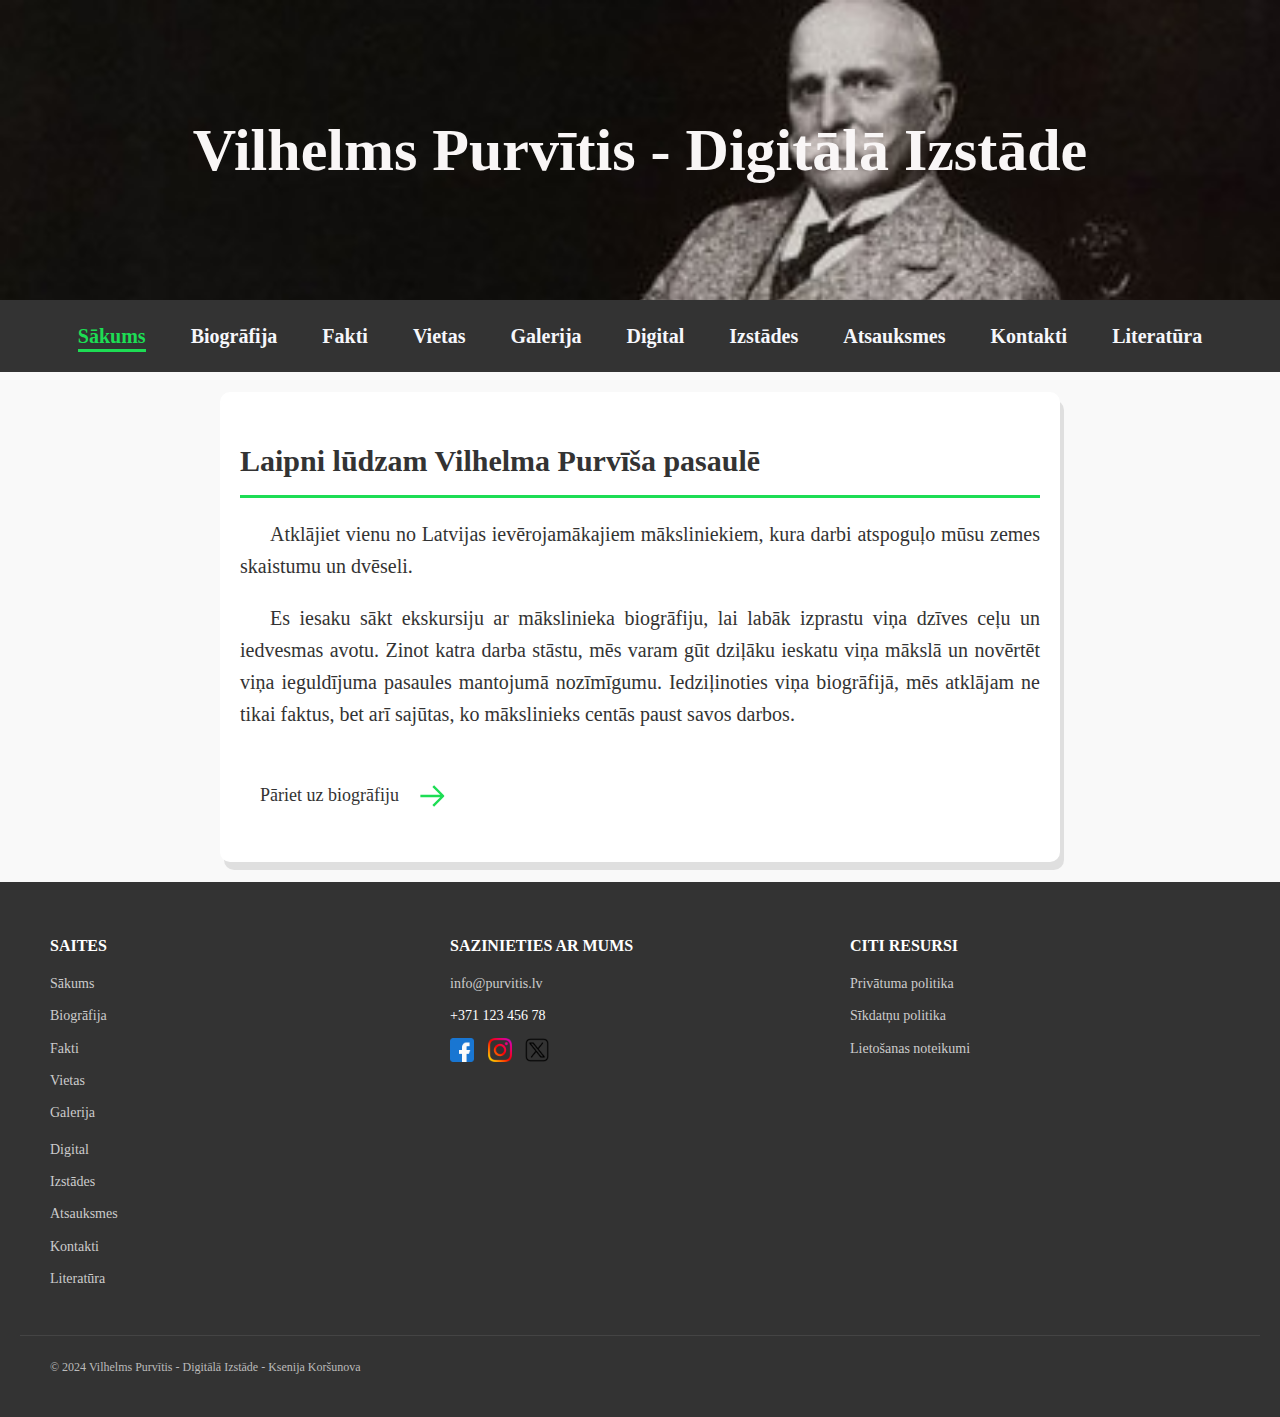
<file: index.html>
<!DOCTYPE html>
<html lang="lv">
<head>
    <meta charset="UTF-8">
    <meta name="viewport" content="width=device-width, initial-scale=1.0">
    <title>Vilhelms Purvītis - Digitālā Izstāde</title>
    <link rel="stylesheet" href="kk.css">
    <link rel="stylesheet" href="footer.css">
    <link rel="stylesheet" href="styles.scss">

    <script defer src="main.js"></script> 
    
</head>
<style>
    p {
    text-indent: 30px; 
  }
  .arrow-3 {
    color: #333;
    cursor: pointer;
    text-decoration: none;
    font-size: 18px;
    display: inline-flex;
    align-items: center; 
    justify-content: center; 
    margin: 20px;
}

.arrow-3 .arrow-3-icon {
    margin-left: 8px; /* Attālums starp tekstu un bultiņu */
    transition: transform 0.3s ease;
}

.arrow-3 .arrow-3-iconcircle {
    transition: stroke-dashoffset .3s ease;
    stroke-dasharray: 95;
    stroke-dashoffset: 95;
}

.arrow-3:hover .arrow-3-icon {
    transform: translate3d(5px, 0, 0); /* Bultiņa pārvietosies pa labi */
}

.arrow-3:hover .arrow-3-iconcircle {
    stroke-dashoffset: 0; /* Apļa animācija */
}

  
  
</style>
<body>
    <header>
        <h1>Vilhelms Purvītis - Digitālā Izstāde</h1>
    </header>
    <nav>
        <a href="index.html" class="nav-link">Sākums</a>
        <a href="bio.html" class="nav-link">Biogrāfija</a>
        <a href="fakti.html" class="nav-link">Fakti</a>
        <a href="vietas.html" class="nav-link">Vietas</a>
        <a href="Galerija.html" class="nav-link">Galerija</a>
        <a href="digital.html" class="nav-link">Digital</a>
        <a href="Izstādes.html" class="nav-link">Izstādes</a>
        <a href="Atsauksmes.html" class="nav-link">Atsauksmes</a>
        <a href="Kontakti.html" class="nav-link">Kontakti</a>
        <a href="Literatūra.html" class="nav-link">Literatūra</a>
    </nav>
    <main>
        <div class="hero">
            <h2>Laipni lūdzam Vilhelma Purvīša pasaulē</h2>
        </div>
        <p>Atklājiet vienu no Latvijas ievērojamākajiem māksliniekiem, kura darbi atspoguļo mūsu zemes skaistumu un dvēseli.</p>

        <p>Es iesaku sākt ekskursiju ar mākslinieka biogrāfiju, lai labāk izprastu viņa dzīves ceļu un iedvesmas avotu. Zinot katra darba stāstu, mēs varam gūt dziļāku ieskatu viņa mākslā un novērtēt viņa ieguldījuma pasaules mantojumā nozīmīgumu. Iedziļinoties viņa biogrāfijā, mēs atklājam ne tikai faktus, bet arī sajūtas, ko mākslinieks centās paust savos darbos.</p>
    
        <a class="arrow-3" href="bio.html">Pāriet uz biogrāfiju
            <svg class="arrow-3-icon" xmlns="http://www.w3.org/2000/svg" width="52" height="52" viewBox="0 0 32 32">
                <g fill="none" stroke="#1DDD54" stroke-width="1.5" stroke-linejoin="round" stroke-miterlimit="40">
                    <circle class="arrow-3-iconcircle" cx="16" cy="16" r="15.12"></circle>
                    <path class="arrow-3-icon--arrow" d="M16.14 9.93L22.21 16l-6.07 6.07M8.23 16h13.98"></path>
                </g>
            </svg>
        </a>
    </main>
    


   <footer>
    <div class="footer-container">
        <div class="footer-column">
            <h4>Saites</h4>
            <div class="list-container">
                <div class="footer-links-column">
                    <ul>
                        <li><a href="index.html">Sākums</a></li>
                        <li><a href="bio.html">Biogrāfija</a></li>
                        <li><a href="fakti.html">Fakti</a></li>
                        <li><a href="vietas.html">Vietas</a></li>
                        <li><a href="Galerija.html">Galerija</a></li>
                    </ul>
                </div>
                <div class="footer-links-column">
                    <ul>
                        <li><a href="digital.html">Digital</a></li>
                        <li><a href="Izstādes.html">Izstādes</a></li>
                        <li><a href="Atsauksmes.html">Atsauksmes</a></li>
                        <li><a href="Kontakti.html">Kontakti</a></li>
                        <li><a href="Literatūra.html">Literatūra</a></li>
                    </ul>
                </div>
                
            </div>
            
        </div>
        

        <div class="footer-column">
            <h4>Sazinieties ar mums</h4>
            <ul>
                <li><a href="mailto:info@purvitis.lv">info@purvitis.lv</a></li>
                <li>+371 123 456 78</li>
                <li>
                    <a href="#" aria-label="Facebook"><img src="facebook.png" alt="Facebook"></a>
                    <a href="#" aria-label="Instagram"><img src="instagram.png" alt="Instagram"></a>
                    <a href="#" aria-label="Twitter"><img src="twitter.png" alt="Twitter"></a>
                </li>
            </ul>
        </div>

        <div class="footer-column">
            <h4>Citi resursi</h4>
            <ul>
                <li><a href="#">Privātuma politika</a></li>
                <li><a href="#">Sīkdatņu politika</a></li>
                <li><a href="#">Lietošanas noteikumi</a></li>
            </ul>
        </div>
    </div>

    <div class="footer-bottom">
        <p>&copy; 2024 Vilhelms Purvītis - Digitālā Izstāde - Ksenija Koršunova</p>
    </div>
   </footer>

   <script>
        // Saņemt pašreizējo URL
        const currentLocation = window.location.pathname;

        // Iegūt visas navigācijas saites
        const links = document.querySelectorAll('nav a');

        // Meklējiet visas saites un pievienojiet klasi “aktīvs” vienai no tām, kas atbilst pašreizējam URL adresam.
        links.forEach(link => {
            if (link.href.includes(currentLocation)) {
                link.classList.add('active');
            }
        });
    </script>
</body>
</html>
</file>
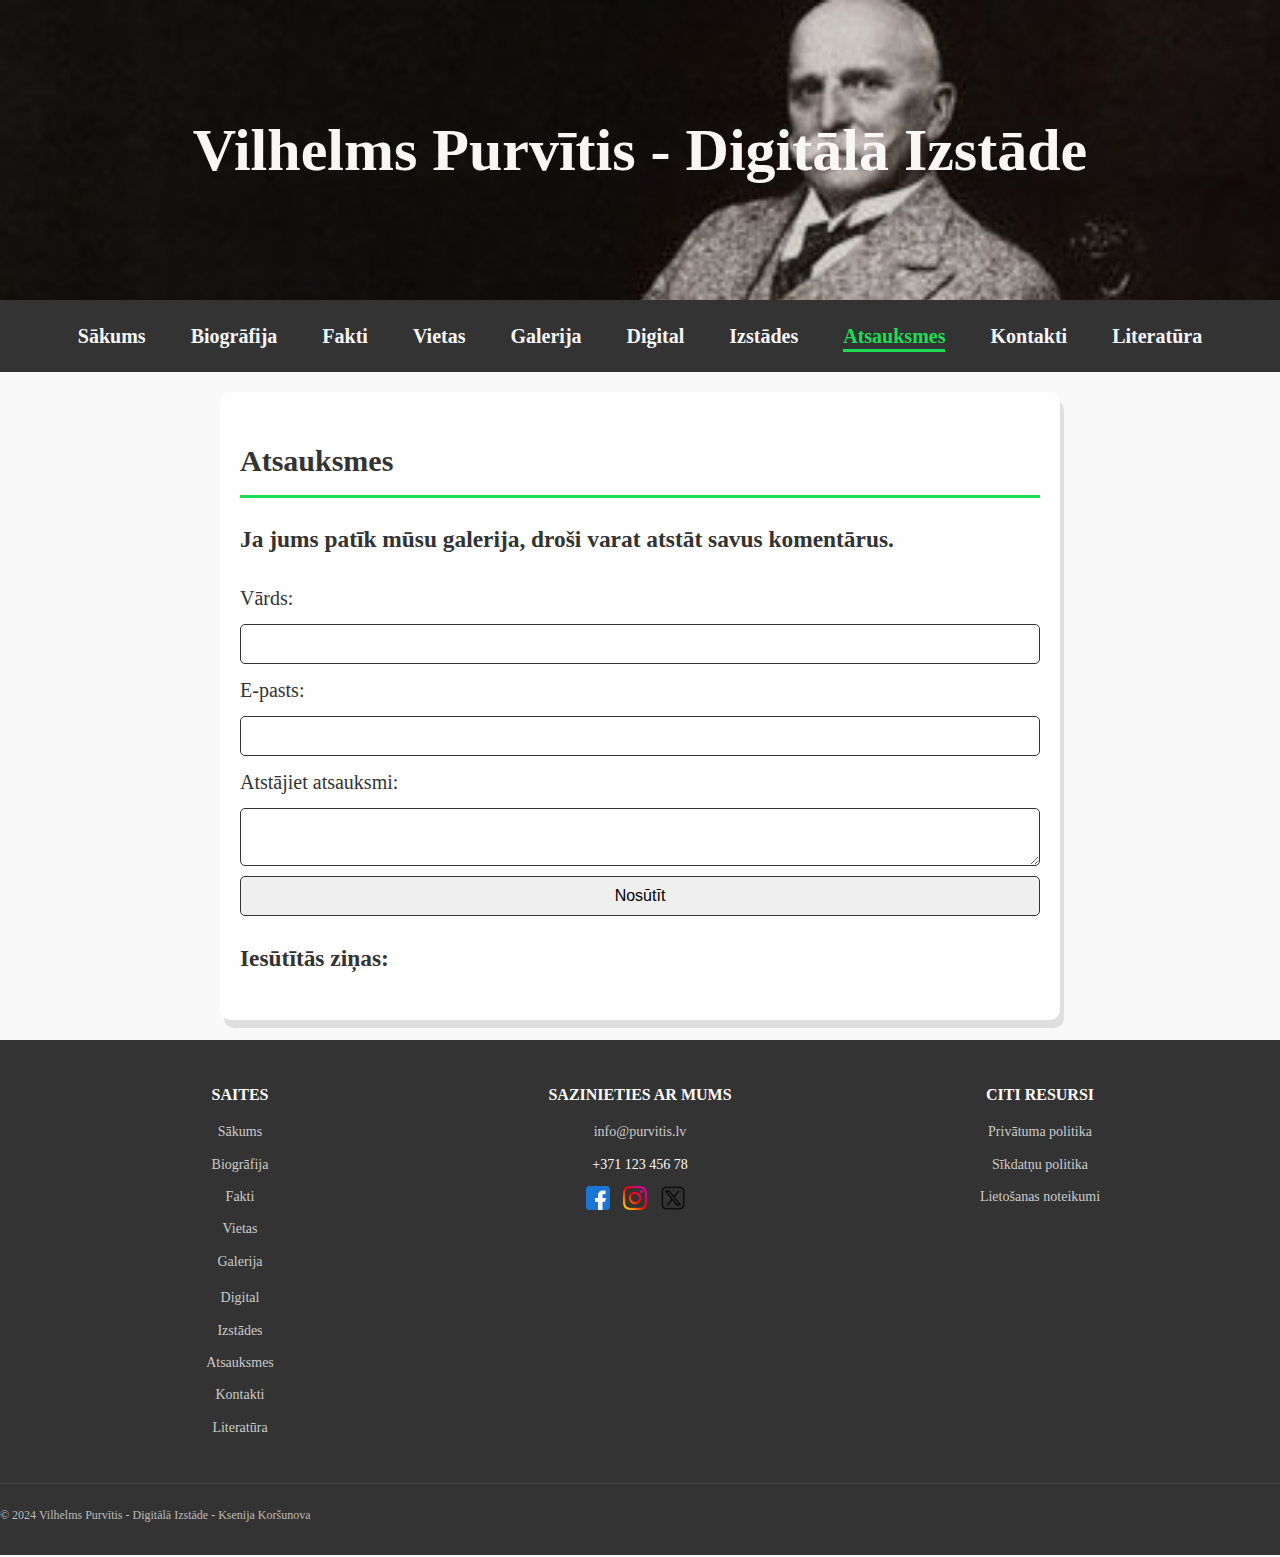
<file: Atsauksmes.html>
<!DOCTYPE html>
<html lang="lv">
<head>
    <meta charset="UTF-8">
    <meta name="viewport" content="width=device-width, initial-scale=1.0">
    <title>Vilhelms Purvītis - Digitālā Izstāde</title>
    <link rel="stylesheet" href="footer.css">
    <link rel="stylesheet" href="kk.css">
    <link rel="stylesheet" href="styles.scss">
    <script defer src="kont.js"></script> 
    <script defer src="main.js"></script> 
    
 <style>
/* Navigācijas un citu elementu stili */
nav a:hover::after {
    width: 100%; 
}

nav a.active::after {
    width: 100%; 
}

nav a.active {
    animation: slideIn 0.3s ease-out forwards;
}

@keyframes slideIn {
    0% {
        width: 0;
    }
    100% {
        width: 100%;
    }
}

nav a:hover {
    text-decoration: underline;
}

main {
    max-width: 800px;
    margin: 20px auto;
    background: #fefefe;
    padding: 20px;
    border-radius: 10px;
    box-shadow:  4px 8px #0000001a;
}

p {
    text-align: justify;
    margin-bottom: 20px;
}

.image-container {
    text-align: center;
    margin-top: 20px;
}

.image-container img {
    max-width: 100%;
    height: auto;
    border-radius: 10px;
    box-shadow: 4px 8px #0000001a;
}

footer {
    text-align: center;
    padding: 10px 0;
    background-color: #333;
    color: #fdfdfd;
    margin-top: 20px;
}

#message-history {
    list-style: none;
    padding: 0;
    margin-top: 20px;
}

#message-history li {
    background: #f9f9f9;
    margin-bottom: 10px;
    padding: 10px;
    border-radius: 5px;
    box-shadow: 0 2px 4px rgba(0, 0, 0, 0.1);
}

#message-history li span {
    font-weight: bold;
    display: block;
}

button.delete-btn {
    background-color: red;
    color: white;
    border: none;
    padding: 5px 10px;
    border-radius: 5px;
    cursor: pointer;
    margin-top: 10px; /* Pogas augšējais ievilkums */
}



/* Formas stili */
form {
    display: flex;
    flex-direction: column;
    gap: 10px;
}

form input, form textarea, form button {
    padding: 10px;
    font-size: 1rem;
    border: 1px solid #333;
    border-radius: 5px;
}
</style>

<script>
   

    // Piemērs funkcijai, lai pievienotu jaunu komentāru
    document.getElementById('contact-form').addEventListener('submit', function(e) {
        e.preventDefault();

        const name = document.getElementById('name').value;
        const email = document.getElementById('email').value;
        const message = document.getElementById('message').value;

        const li = document.createElement('li');
        li.innerHTML = `
            <span><strong>${name}</strong> (${email}):</span>
            <p>${message}</p>
            <button class="delete-btn" onclick="deleteComment(this)">Dzēst</button>
        `;
        document.getElementById('message-history').appendChild(li);

        // Notīrām formu
       // document.getElementById('contact-form').reset();
    });
</script>

</head>
<body>
    <header>
        <h1>Vilhelms Purvītis - Digitālā Izstāde</h1>
    </header>
    <nav>
        <a href="index.html">Sākums</a>
        <a href="bio.html">Biogrāfija</a>
        <a href="fakti.html">Fakti</a>
        <a href="vietas.html">Vietas</a>
        <a href="Galerija.html">Galerija</a>
        <a href="digital.html">Digital</a>
        <a href="Izstādes.html">Izstādes</a>
        <a href="Atsauksmes.html">Atsauksmes</a>
        <a href="Kontakti.html">Kontakti</a>
        <a href="Literatūra.html">Literatūra</a>
    </nav>
    <main>
        <div class="hero">
            <h2>Atsauksmes</h2>
        </div>

        <h3>Ja jums patīk mūsu galerija, droši varat atstāt savus komentārus.</h3>
        <form id="contact-form">
            <label for="name">Vārds:</label>
            <input type="text" id="name" name="name" required>
            <label for="email">E-pasts:</label>
            <input type="email" id="email" name="email" required>
            <label for="message">Atstājiet atsauksmi:</label>
            <textarea id="message" name="message" required></textarea>
            <button type="submit">Nosūtīt</button>
        </form>
        <p id="form-message"></p>
        <h3>Iesūtītās ziņas:</h3>
        <ul id="message-history"></ul>

        
    </main>

    <footer>
        <div class="footer-container">
            <div class="footer-column">
                <h4>Saites</h4>
                <div class="list-container">
                    <div class="footer-links-column">
                        <ul>
                            <li><a href="index.html">Sākums</a></li>
                            <li><a href="bio.html">Biogrāfija</a></li>
                            <li><a href="fakti.html">Fakti</a></li>
                            <li><a href="vietas.html">Vietas</a></li>
                            <li><a href="Galerija.html">Galerija</a></li>
                        </ul>
                    </div>
                    <div class="footer-links-column">
                        <ul>
                            <li><a href="digital.html">Digital</a></li>
                            <li><a href="Izstādes.html">Izstādes</a></li>
                            <li><a href="Atsauksmes.html">Atsauksmes</a></li>
                            <li><a href="Kontakti.html">Kontakti</a></li>
                            <li><a href="Literatūra.html">Literatūra</a></li>
                        </ul>
                    </div>
                </div>
            </div>
    
            <div class="footer-column">
                <h4>Sazinieties ar mums</h4>
                <ul>
                    <li><a href="mailto:info@purvitis.lv">info@purvitis.lv</a></li>
                    <li>+371 123 456 78</li>
                    <li>
                        <a href="#" aria-label="Facebook"><img src="facebook.png" alt="Facebook"></a>
                        <a href="#" aria-label="Instagram"><img src="instagram.png" alt="Instagram"></a>
                        <a href="#" aria-label="Twitter"><img src="twitter.png" alt="Twitter"></a>
                    </li>
                </ul>
            </div>
    
            <div class="footer-column">
                <h4>Citi resursi</h4>
                <ul>
                    <li><a href="#">Privātuma politika</a></li>
                    <li><a href="#">Sīkdatņu politika</a></li>
                    <li><a href="#">Lietošanas noteikumi</a></li>
                </ul>
            </div>
        </div>
    
        <div class="footer-bottom">
            <p>&copy; 2024 Vilhelms Purvītis - Digitālā Izstāde - Ksenija Koršunova</p>
        </div>
    </footer>
</body>
</html>
</file>
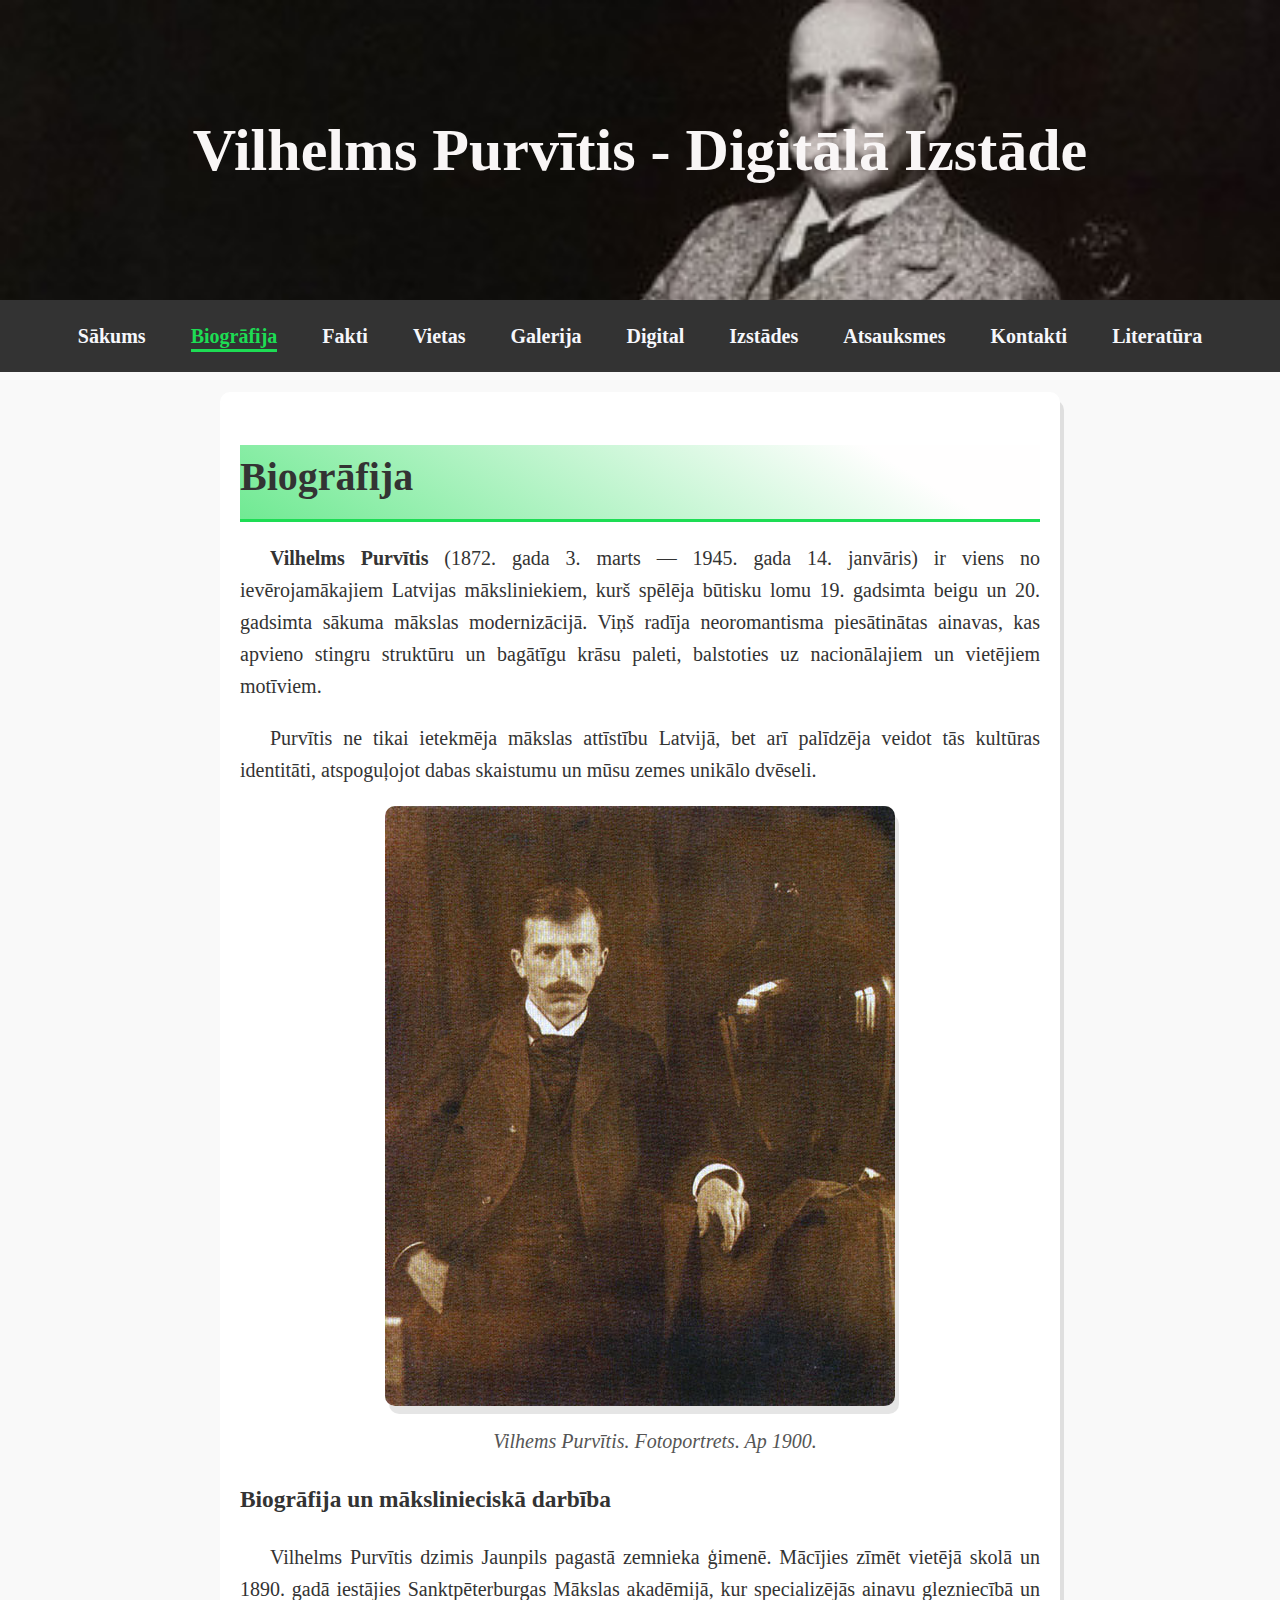
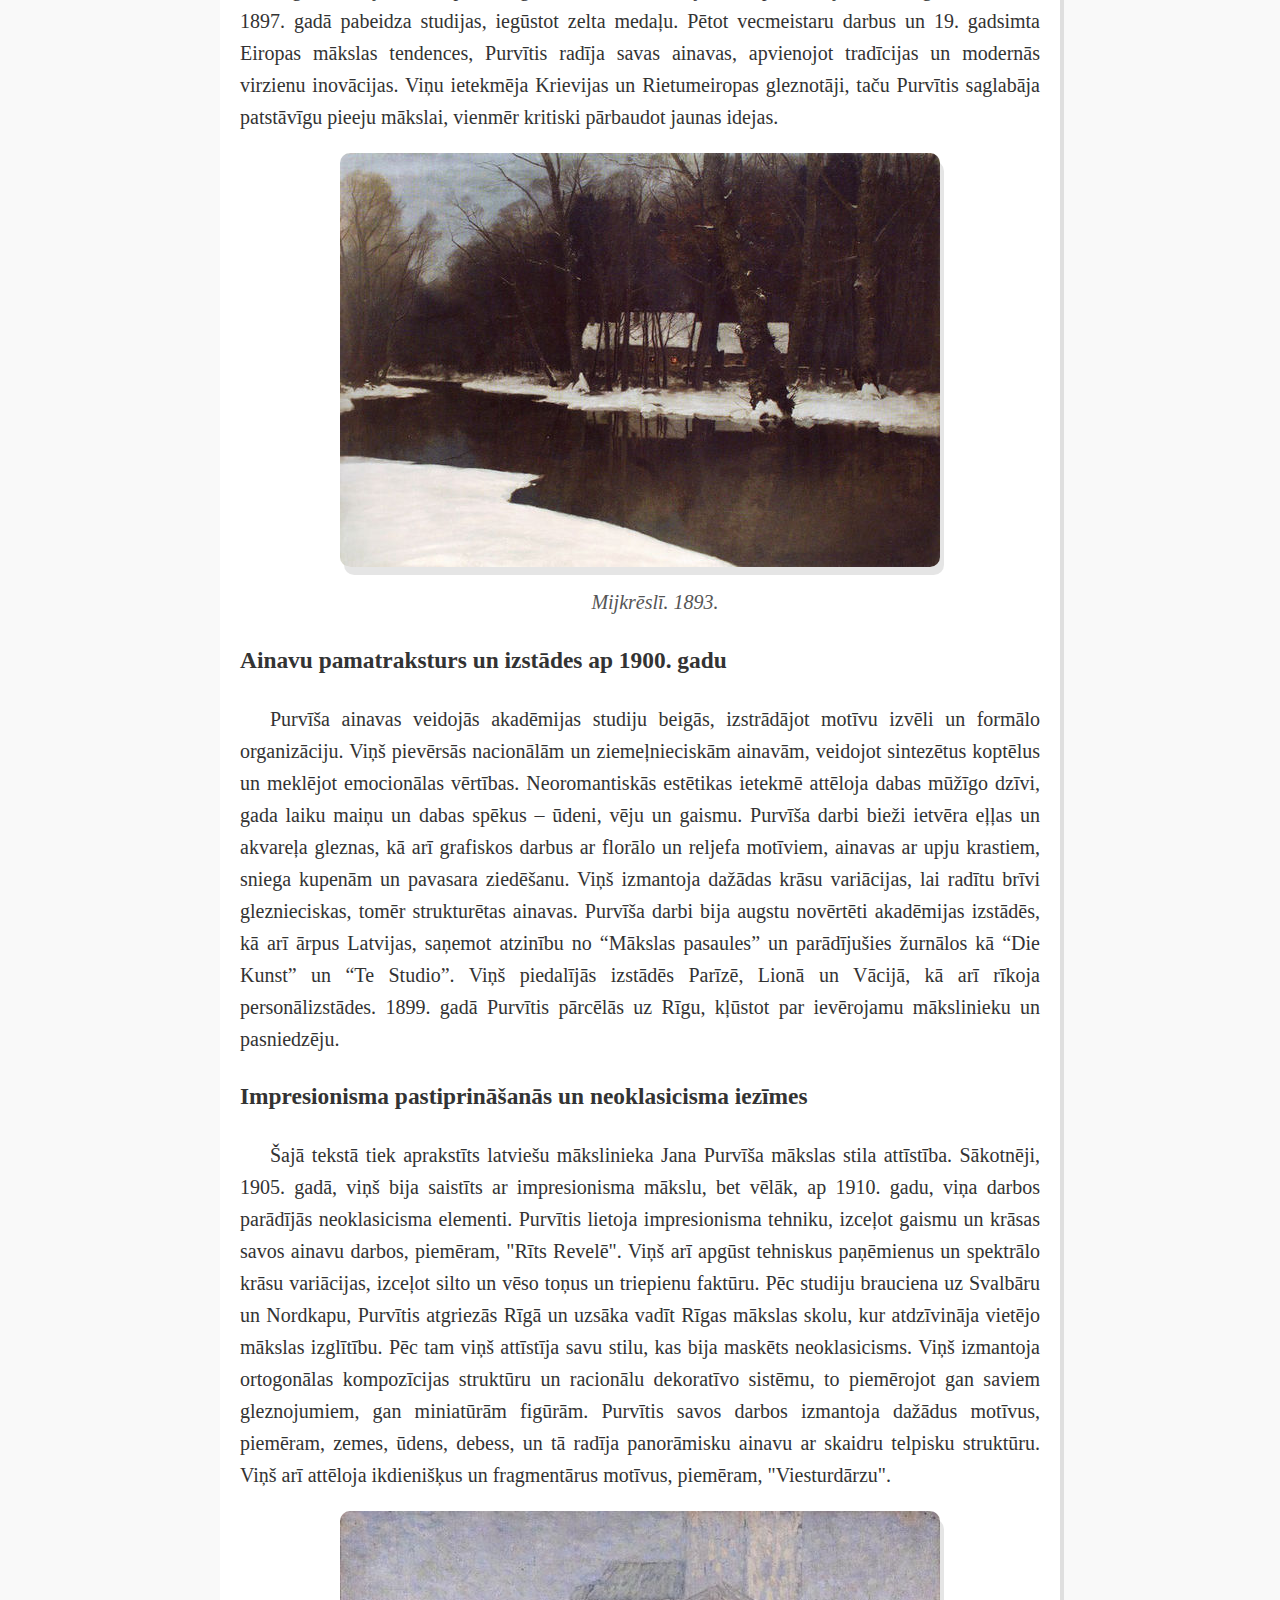
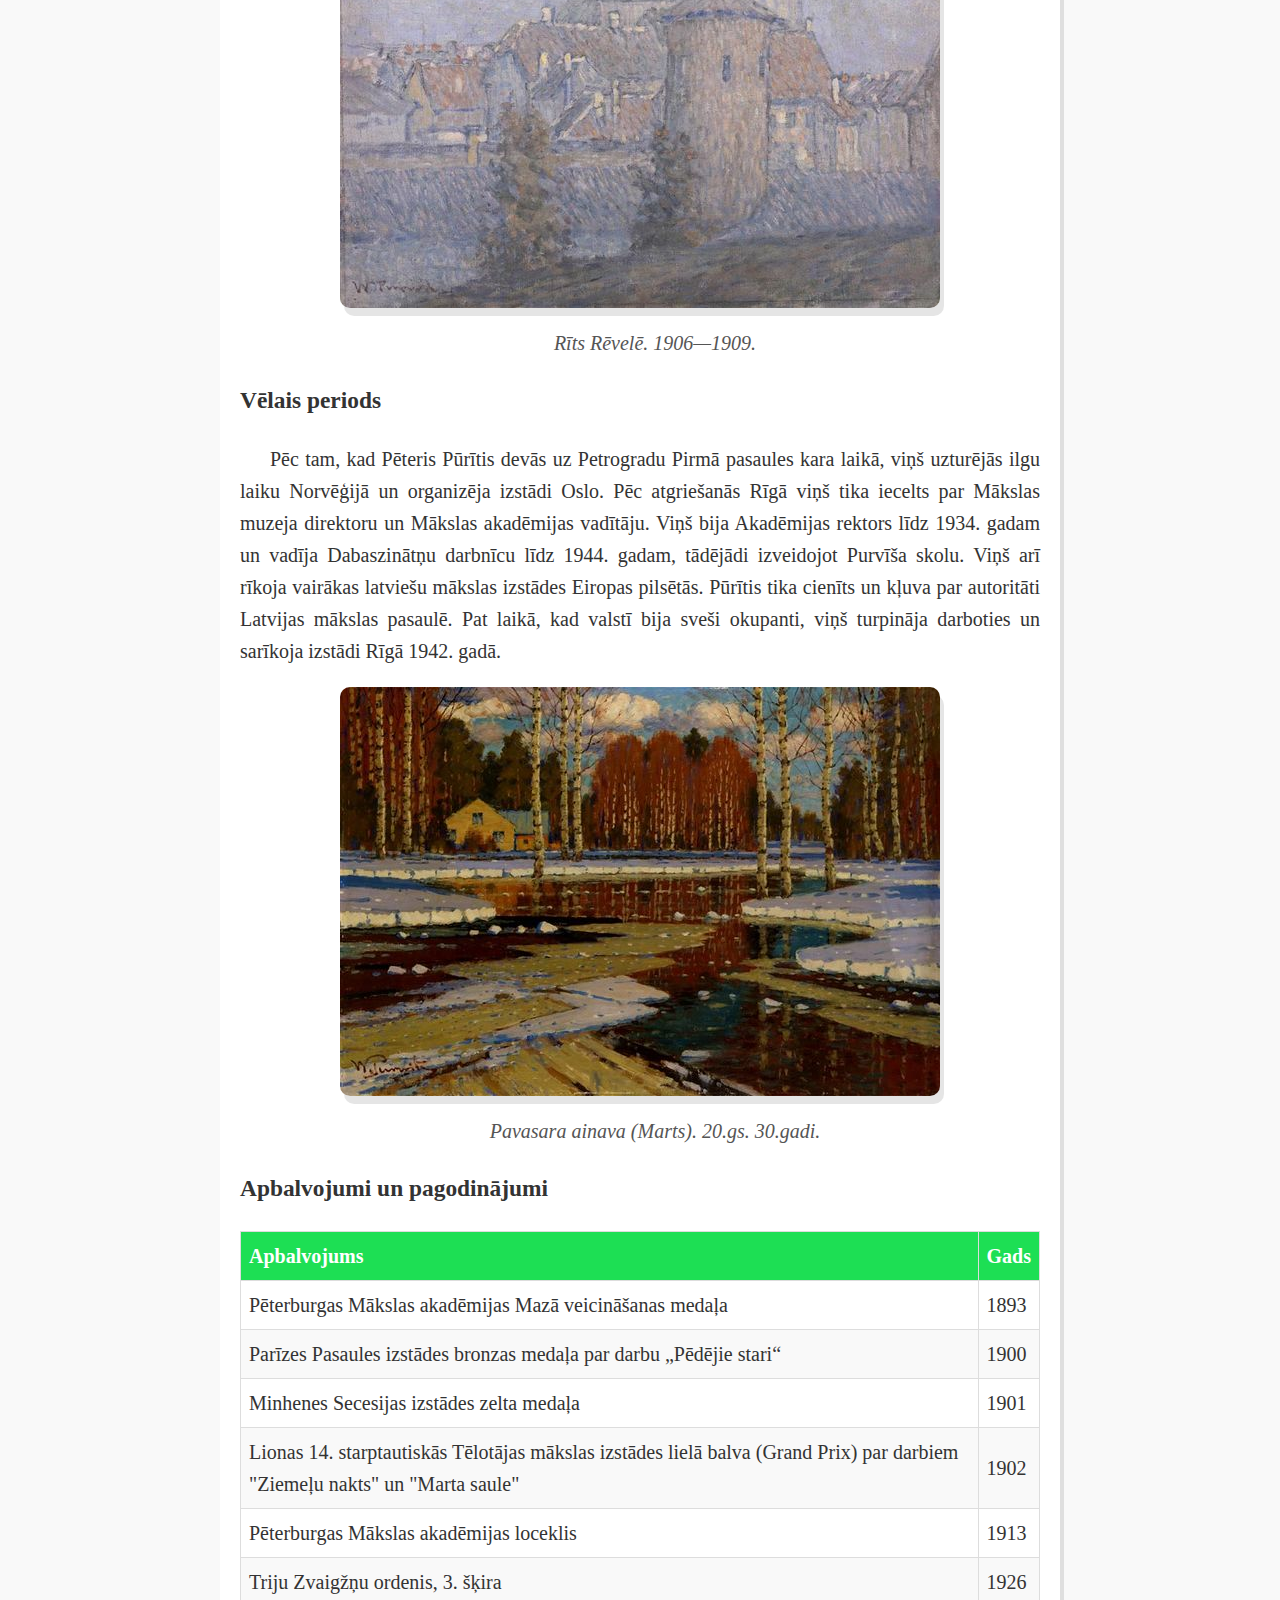
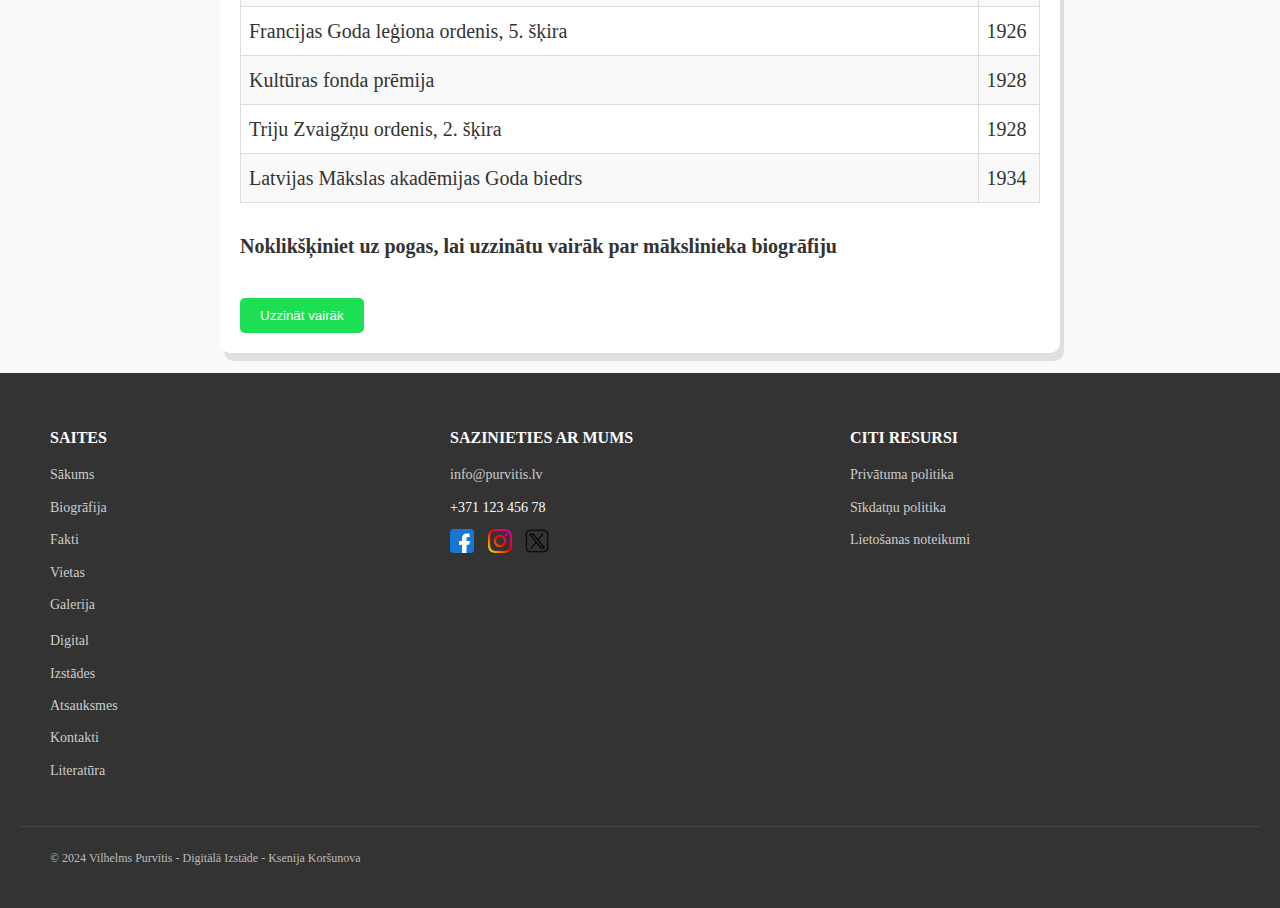
<file: bio.html>
<!DOCTYPE html>
<html lang="lv">
<head>
    <meta charset="UTF-8">
    <meta name="viewport" content="width=device-width, initial-scale=1.0">
    <title>Vilhelms Purvītis - Digitālā Izstāde</title>
    <link rel="stylesheet" href="kk.css">
    <link rel="stylesheet" href="footer.css">
    <link rel="stylesheet" href="styles.scss">
    <script defer src="main.js"></script> 
    
   
</head>
<style>
     p {
    text-indent: 30px; /* sarkanās līnijas ievilkums */
  }
 h2 {
            background: rgb(255,254,254);
            background: linear-gradient(211deg, #fffefe 19%, #1ddd549f 99%);  
            font-size: 40px;
        }
    .image-description {
    text-align: center; 
    font-style: italic; 
    color: #555; 
    margin-top: 10px; 
}
.read-more {
    margin-top: 10px;
    padding: 10px 20px;
    background-color: #1DDF54;
    color: white;
    border: none;
    border-radius: 5px;
    cursor: pointer;
    transition: background-color 0.3s;
}
.read-more:hover {
    background-color: #0d6a2b;
}

/**/

.fact-item:nth-child(odd) {
    background-color: #fefefe;
}
.fact-item:nth-child(even) {
    background-color: #1DDF54;
}

</style>
<body>
    <header>
        <h1>Vilhelms Purvītis - Digitālā Izstāde</h1>
        
    </header>
    <nav>
        <a href="index.html">Sākums</a>
        <a href="bio.html">Biogrāfija</a>
        <a href="fakti.html">Fakti</a>
        <a href="vietas.html">Vietas</a>
        <a href="Galerija.html">Galerija</a>
        <a href="digital.html">Digital</a>
        <a href="Izstādes.html">Izstādes</a>
        <a href="Atsauksmes.html">Atsauksmes</a>
        <a href="Kontakti.html">Kontakti</a>
        <a href="Literatūra.html">Literatūra</a>
    </nav>
    <main>
        <h2>Biogrāfija</h2>

        <p><strong>Vilhelms Purvītis</strong> (1872. gada 3. marts — 1945. gada 14. janvāris) ir viens no ievērojamākajiem Latvijas māksliniekiem, kurš spēlēja būtisku lomu 19. gadsimta beigu un 20. gadsimta sākuma mākslas modernizācijā. Viņš radīja neoromantisma piesātinātas ainavas, kas apvieno stingru struktūru un bagātīgu krāsu paleti, balstoties uz nacionālajiem un vietējiem motīviem.</p>
        <p>Purvītis ne tikai ietekmēja mākslas attīstību Latvijā, bet arī palīdzēja veidot tās kultūras identitāti, atspoguļojot dabas skaistumu un mūsu zemes unikālo dvēseli.</p>

        
       
        <div class="image-container">
            <img src="Purvitis_foto-2.jpg" alt="Vilhems Purvītis. Fotoportrets. Ap 1900.">
            <p class="image-description">Vilhems Purvītis. Fotoportrets. Ap 1900.</p>
        </div>


        <h3>Biogrāfija un mākslinieciskā darbība</h3>
<p>Vilhelms Purvītis dzimis Jaunpils pagastā zemnieka ģimenē. Mācījies zīmēt vietējā skolā un 1890. gadā iestājies Sanktpēterburgas Mākslas akadēmijā, kur specializējās ainavu glezniecībā un 1897. gadā pabeidza studijas, iegūstot zelta medaļu. Pētot vecmeistaru darbus un 19. gadsimta Eiropas mākslas tendences, Purvītis radīja savas ainavas, apvienojot tradīcijas un modernās virzienu inovācijas. Viņu ietekmēja Krievijas un Rietumeiropas gleznotāji, taču Purvītis saglabāja patstāvīgu pieeju mākslai, vienmēr kritiski pārbaudot jaunas idejas.</p>

<div class="image-container">
    <img src="bio2.jpg" alt="Mijkrēslī. 1893.">
    <p class="image-description">Mijkrēslī. 1893.</p>
</div>

<h3>Ainavu pamatraksturs un izstādes ap 1900. gadu</h3>
<p>Purvīša ainavas veidojās akadēmijas studiju beigās, izstrādājot motīvu izvēli un formālo organizāciju. Viņš pievērsās nacionālām un ziemeļnieciskām ainavām, veidojot sintezētus koptēlus un meklējot emocionālas vērtības. Neoromantiskās estētikas ietekmē attēloja dabas mūžīgo dzīvi, gada laiku maiņu un dabas spēkus – ūdeni, vēju un gaismu.
    Purvīša darbi bieži ietvēra eļļas un akvareļa gleznas, kā arī grafiskos darbus ar florālo un reljefa motīviem, ainavas ar upju krastiem, sniega kupenām un pavasara ziedēšanu. Viņš izmantoja dažādas krāsu variācijas, lai radītu brīvi gleznieciskas, tomēr strukturētas ainavas.
    Purvīša darbi bija augstu novērtēti akadēmijas izstādēs, kā arī ārpus Latvijas, saņemot atzinību no “Mākslas pasaules” un parādījušies žurnālos kā “Die Kunst” un “Te Studio”. Viņš piedalījās izstādēs Parīzē, Lionā un Vācijā, kā arī rīkoja personālizstādes. 1899. gadā Purvītis pārcēlās uz Rīgu, kļūstot par ievērojamu mākslinieku un pasniedzēju.</p>

    <h3> Impresionisma pastiprināšanās un neoklasicisma iezīmes </h3>
    <p> Šajā tekstā tiek aprakstīts latviešu mākslinieka Jana Purvīša mākslas stila attīstība. 
        Sākotnēji, 1905. gadā, viņš bija saistīts ar impresionisma mākslu, bet vēlāk, ap 1910. gadu, viņa darbos parādījās neoklasicisma elementi. 
        Purvītis lietoja impresionisma tehniku, izceļot gaismu un krāsas savos ainavu darbos, piemēram, "Rīts Revelē". 
        Viņš arī apgūst tehniskus paņēmienus un spektrālo krāsu variācijas, izceļot silto un vēso toņus un triepienu faktūru. 
        Pēc studiju brauciena uz Svalbāru un Nordkapu, Purvītis atgriezās Rīgā un uzsāka vadīt Rīgas mākslas skolu, kur atdzīvināja vietējo mākslas izglītību. 
        Pēc tam viņš attīstīja savu stilu, kas bija maskēts neoklasicisms. 
        Viņš izmantoja ortogonālas kompozīcijas struktūru un racionālu dekoratīvo sistēmu, to piemērojot gan saviem gleznojumiem, gan miniatūrām figūrām. Purvītis savos darbos izmantoja dažādus motīvus, piemēram, zemes, ūdens, debess, un tā radīja panorāmisku ainavu ar skaidru telpisku struktūru. 
        Viņš arī attēloja ikdienišķus un fragmentārus motīvus, piemēram, "Viesturdārzu".</p>

        <div class="image-container">
            <img src="bio3.jpg" alt="Rīts Rēvelē. 1906—1909.">
            <p class="image-description">Rīts Rēvelē. 1906—1909.</p>
        </div>

        <h3> Vēlais periods </h3>
        <p> Pēc tam, kad Pēteris Pūrītis devās uz Petrogradu Pirmā pasaules kara laikā, viņš uzturējās ilgu laiku Norvēģijā un organizēja izstādi Oslo. 
            Pēc atgriešanās Rīgā viņš tika iecelts par Mākslas muzeja direktoru un Mākslas akadēmijas vadītāju. 
            Viņš bija Akadēmijas rektors līdz 1934. gadam un vadīja Dabaszinātņu darbnīcu līdz 1944. gadam, tādējādi izveidojot Purvīša skolu. 
            Viņš arī rīkoja vairākas latviešu mākslas izstādes Eiropas pilsētās. 
            Pūrītis tika cienīts un kļuva par autoritāti Latvijas mākslas pasaulē. 
            Pat laikā, kad valstī bija sveši okupanti, viņš turpināja darboties un sarīkoja izstādi Rīgā 1942. gadā.</p>

            <div class="image-container">
                <img src="bio4.jpg" alt="Pavasara ainava (Marts). 20.gs. 30.gadi.">
                <p class="image-description">Pavasara ainava (Marts). 20.gs. 30.gadi.</p>
            </div>

            <h3>Apbalvojumi un pagodinājumi</h3>
            <table style="width: 100%; border-collapse: collapse; margin-top: 20px;">
                <thead>
                    <tr style="background-color: #1DDF54; color: white;">
                        <th style="border: 1px solid #ddd; padding: 8px; text-align: left;">Apbalvojums</th>
                        <th style="border: 1px solid #ddd; padding: 8px; text-align: left;">Gads</th>
                    </tr>
                </thead>
                <tbody>
                    <tr>
                        <td style="border: 1px solid #ddd; padding: 8px;">Pēterburgas Mākslas akadēmijas Mazā veicināšanas medaļa</td>
                        <td style="border: 1px solid #ddd; padding: 8px;">1893</td>
                    </tr>
                    <tr style="background-color: #f9f9f9;">
                        <td style="border: 1px solid #ddd; padding: 8px;">Parīzes Pasaules izstādes bronzas medaļa par darbu „Pēdējie stari“</td>
                        <td style="border: 1px solid #ddd; padding: 8px;">1900</td>
                    </tr>
                    <tr>
                        <td style="border: 1px solid #ddd; padding: 8px;">Minhenes Secesijas izstādes zelta medaļa</td>
                        <td style="border: 1px solid #ddd; padding: 8px;">1901</td>
                    </tr>
                    <tr style="background-color: #f9f9f9;">
                        <td style="border: 1px solid #ddd; padding: 8px;">Lionas 14. starptautiskās Tēlotājas mākslas izstādes lielā balva (Grand Prix) par darbiem "Ziemeļu nakts" un "Marta saule"</td>
                        <td style="border: 1px solid #ddd; padding: 8px;">1902</td>
                    </tr>
                    <tr>
                        <td style="border: 1px solid #ddd; padding: 8px;">Pēterburgas Mākslas akadēmijas loceklis</td>
                        <td style="border: 1px solid #ddd; padding: 8px;">1913</td>
                    </tr>
                    <tr style="background-color: #f9f9f9;">
                        <td style="border: 1px solid #ddd; padding: 8px;">Triju Zvaigžņu ordenis, 3. šķira</td>
                        <td style="border: 1px solid #ddd; padding: 8px;">1926</td>
                    </tr>
                    <tr>
                        <td style="border: 1px solid #ddd; padding: 8px;">Francijas Goda leģiona ordenis, 5. šķira</td>
                        <td style="border: 1px solid #ddd; padding: 8px;">1926</td>
                    </tr>
                    <tr style="background-color: #f9f9f9;">
                        <td style="border: 1px solid #ddd; padding: 8px;">Kultūras fonda prēmija</td>
                        <td style="border: 1px solid #ddd; padding: 8px;">1928</td>
                    </tr>
                    <tr>
                        <td style="border: 1px solid #ddd; padding: 8px;">Triju Zvaigžņu ordenis, 2. šķira</td>
                        <td style="border: 1px solid #ddd; padding: 8px;">1928</td>
                    </tr>
                    <tr style="background-color: #f9f9f9;">
                        <td style="border: 1px solid #ddd; padding: 8px;">Latvijas Mākslas akadēmijas Goda biedrs</td>
                        <td style="border: 1px solid #ddd; padding: 8px;">1934</td>
                    </tr>
                </tbody>
            </table>
            


            <div >
                <h4>Noklikšķiniet uz pogas, lai uzzinātu vairāk par mākslinieka biogrāfiju</h4>
                <button class="read-more" onclick="window.open('https://www.makslasvesture.lv/index.php/Vilhelms_Purvītis', '_blank')">Uzzināt vairāk</button>
            </div>


            
    </main>
    <footer>
        <div class="footer-container">
            <div class="footer-column">
                <h4>Saites</h4>
                <div class="list-container">
                    <div class="footer-links-column">
                        <ul>
                            <li><a href="index.html">Sākums</a></li>
                            <li><a href="bio.html">Biogrāfija</a></li>
                            <li><a href="fakti.html">Fakti</a></li>
                            <li><a href="vietas.html">Vietas</a></li>
                            <li><a href="Galerija.html">Galerija</a></li>
                        </ul>
                    </div>
                    <div class="footer-links-column">
                        <ul>
                            <li><a href="digital.html">Digital</a></li>
                            <li><a href="Izstādes.html">Izstādes</a></li>
                            <li><a href="Atsauksmes.html">Atsauksmes</a></li>
                            <li><a href="Kontakti.html">Kontakti</a></li>
                            <li><a href="Literatūra.html">Literatūra</a></li>
                        </ul>
                    </div>
                </div>
            </div>
    
            <div class="footer-column">
                <h4>Sazinieties ar mums</h4>
                <ul>
                    <li><a href="mailto:info@purvitis.lv">info@purvitis.lv</a></li>
                    <li>+371 123 456 78</li>
                    <li>
                        <a href="#" aria-label="Facebook"><img src="facebook.png" alt="Facebook"></a>
                        <a href="#" aria-label="Instagram"><img src="instagram.png" alt="Instagram"></a>
                        <a href="#" aria-label="Twitter"><img src="twitter.png" alt="Twitter"></a>
                    </li>
                </ul>
            </div>
    
            <div class="footer-column">
                <h4>Citi resursi</h4>
                <ul>
                    <li><a href="#">Privātuma politika</a></li>
                    <li><a href="#">Sīkdatņu politika</a></li>
                    <li><a href="#">Lietošanas noteikumi</a></li>
                </ul>
            </div>
        </div>
    
        <div class="footer-bottom">
            <p>&copy; 2024 Vilhelms Purvītis - Digitālā Izstāde - Ksenija Koršunova</p>
        </div>
    </footer>
</body>
</html>
</file>
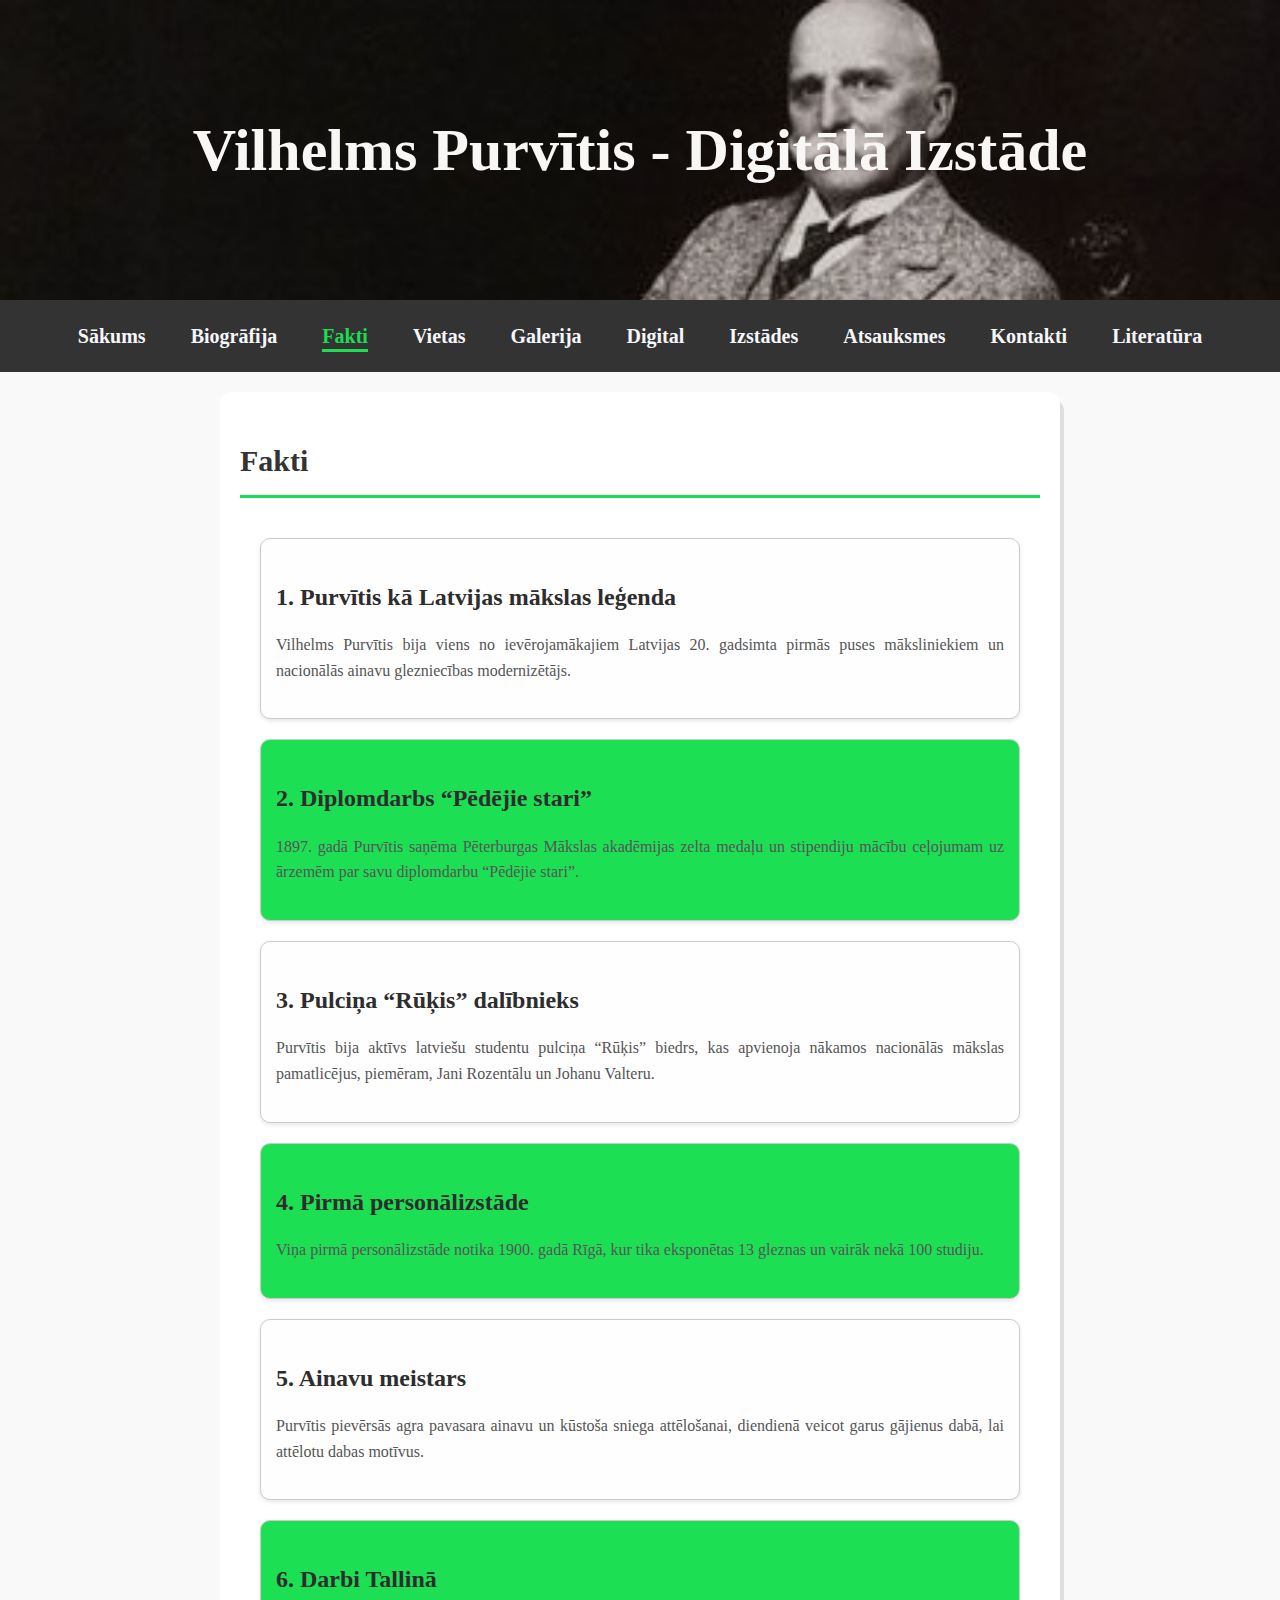
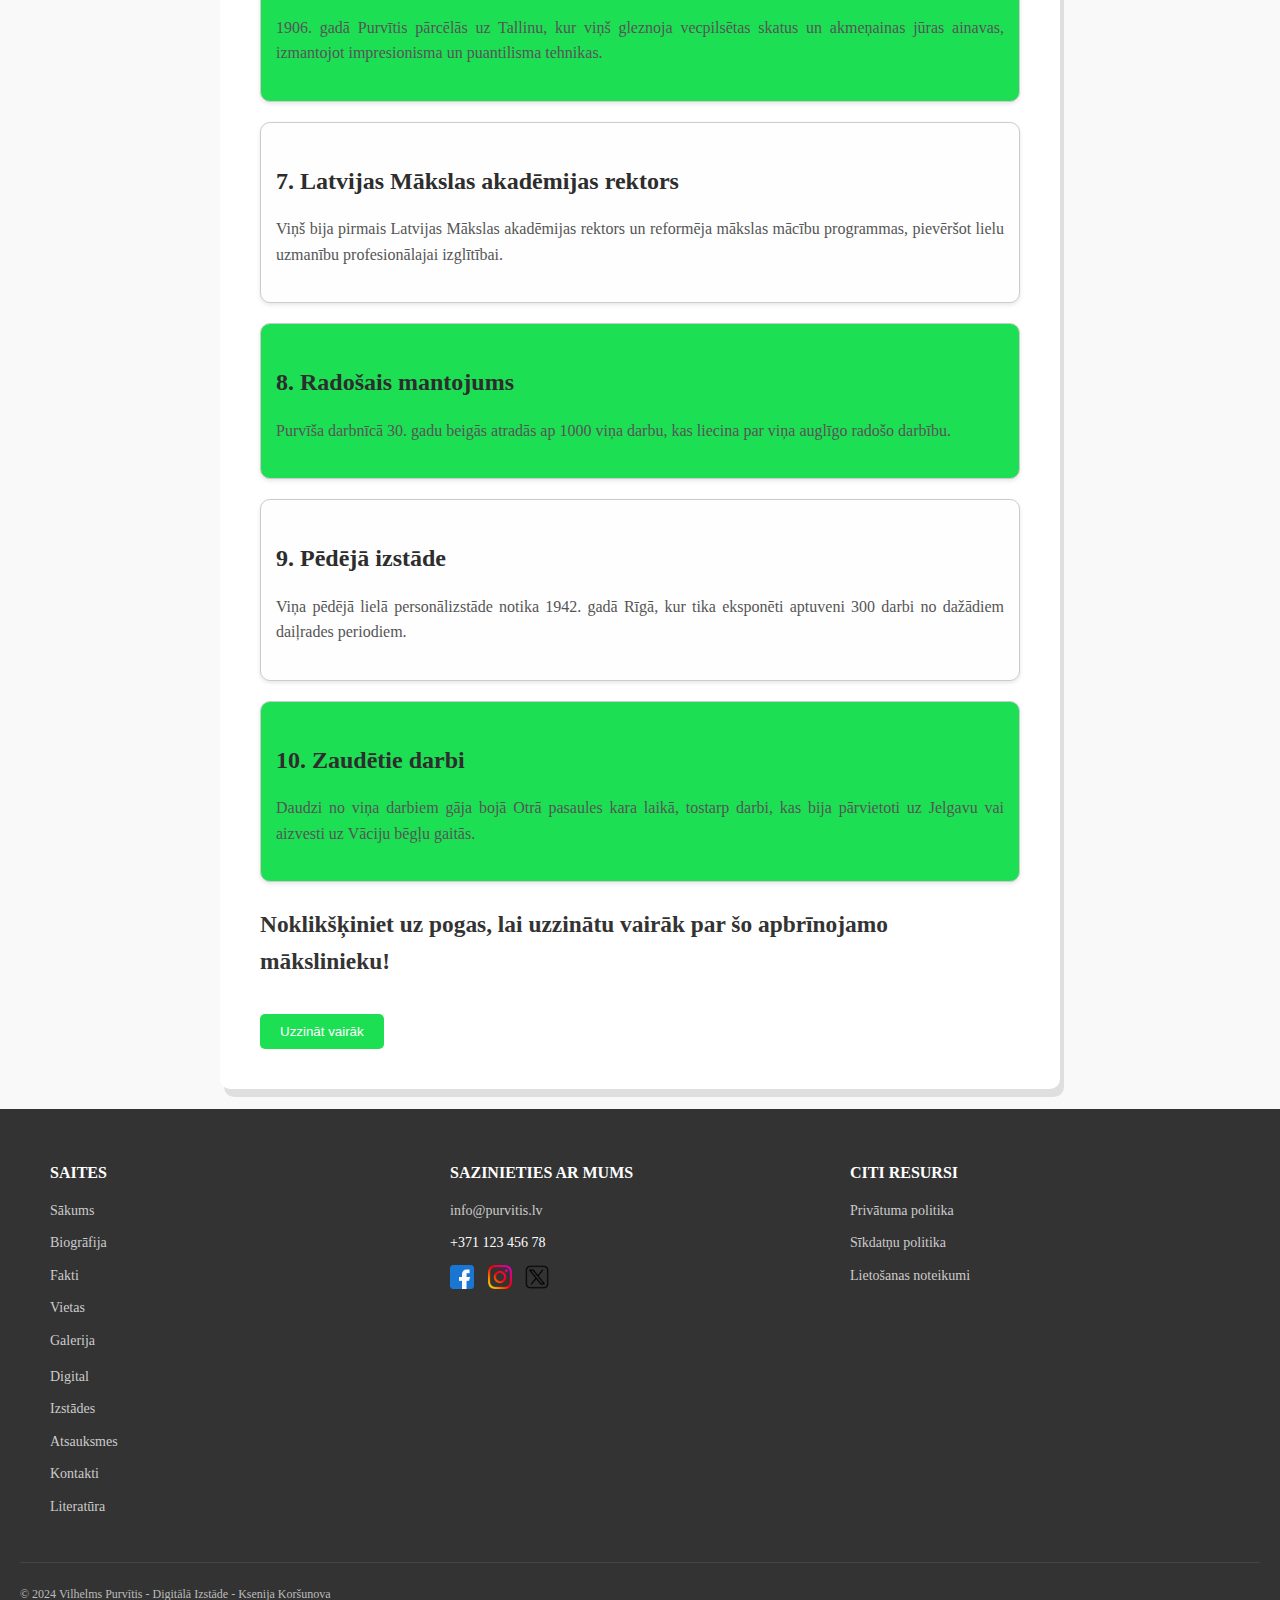
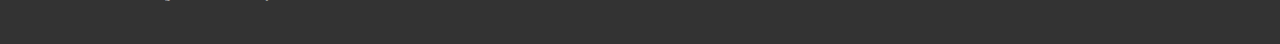
<file: fakti.html>
<!DOCTYPE html>
<html lang="lv">
<head>
    <meta charset="UTF-8">
    <meta name="viewport" content="width=device-width, initial-scale=1.0">
    <title>Vilhelms Purvītis - Digitālā Izstāde</title>
    <link rel="stylesheet" href="kk.css">
    <link rel="stylesheet" href="footer.css">
    <link rel="stylesheet" href="styles.scss">

    <script defer src="main.js"></script> 
    <style>
        .facts-container {
            padding: 20px;
            max-width: 1200px;
            margin: 0 auto;
        }
        .fact-item {
            margin-bottom: 20px;
            padding: 15px;
            border: 1px solid #ccc;
            border-radius: 10px;
            background-color: #f9f9f9;
            box-shadow: 0 2px 4px #0000001a;
        }
        .fact-item h3 {
            font-size: 24px;
            color: #2d2d2d;
            margin-bottom: 10px;
        }
        .fact-item p {
            font-size: 16px;
            line-height: 1.6;
            color: #555;
        }
        .fact-item {
    transition: transform 0.3s, box-shadow 0.3s;
}
.fact-item:hover {
    transform: translateY(-5px);
    box-shadow: 0 4px 8px #00000033;
}



.read-more {
    margin-top: 10px;
    padding: 10px 20px;
    background-color: #1DDF54;
    color: white;
    border: none;
    border-radius: 5px;
    cursor: pointer;
    transition: background-color 0.3s;
}
.read-more:hover {
    background-color: #0d6a2b;
}



.fact-item:nth-child(odd) {
    background-color: #fefefe;
}
.fact-item:nth-child(even) {
    background-color: #1DDF54;
}


    </style>
</head>
<body>
    <header>
        <h1>Vilhelms Purvītis - Digitālā Izstāde</h1>
    </header>
    <nav>
        <a href="index.html">Sākums</a>
        <a href="bio.html">Biogrāfija</a>
        <a href="fakti.html">Fakti</a>
        <a href="vietas.html">Vietas</a>
        <a href="Galerija.html">Galerija</a>
        <a href="digital.html">Digital</a>
        <a href="Izstādes.html">Izstādes</a>
        <a href="Atsauksmes.html">Atsauksmes</a>
        <a href="Kontakti.html">Kontakti</a>
        <a href="Literatūra.html">Literatūra</a>
    </nav>
    <main>
        <div class="hero">
            <h2>Fakti</h2>
        </div>
        <div class="facts-container">
            <div class="fact-item">
                <h3>1. Purvītis kā Latvijas mākslas leģenda</h3>
                <p>Vilhelms Purvītis bija viens no ievērojamākajiem Latvijas 20. gadsimta pirmās puses māksliniekiem un nacionālās ainavu glezniecības modernizētājs.</p>
            </div>
            <div class="fact-item">
                <h3>2. Diplomdarbs “Pēdējie stari”</h3>
                <p>1897. gadā Purvītis saņēma Pēterburgas Mākslas akadēmijas zelta medaļu un stipendiju mācību ceļojumam uz ārzemēm par savu diplomdarbu “Pēdējie stari”.</p>
            </div>
            <div class="fact-item">
                <h3>3. Pulciņa “Rūķis” dalībnieks</h3>
                <p>Purvītis bija aktīvs latviešu studentu pulciņa “Rūķis” biedrs, kas apvienoja nākamos nacionālās mākslas pamatlicējus, piemēram, Jani Rozentālu un Johanu Valteru.</p>
            </div>
            <div class="fact-item">
                <h3>4. Pirmā personālizstāde</h3>
                <p>Viņa pirmā personālizstāde notika 1900. gadā Rīgā, kur tika eksponētas 13 gleznas un vairāk nekā 100 studiju.</p>
            </div>
            <div class="fact-item">
                <h3>5. Ainavu meistars</h3>
                <p>Purvītis pievērsās agra pavasara ainavu un kūstoša sniega attēlošanai, diendienā veicot garus gājienus dabā, lai attēlotu dabas motīvus.</p>
            </div>
            <div class="fact-item">
                <h3>6. Darbi Tallinā</h3>
                <p>1906. gadā Purvītis pārcēlās uz Tallinu, kur viņš gleznoja vecpilsētas skatus un akmeņainas jūras ainavas, izmantojot impresionisma un puantilisma tehnikas.</p>
            </div>
            <div class="fact-item">
                <h3>7. Latvijas Mākslas akadēmijas rektors</h3>
                <p>Viņš bija pirmais Latvijas Mākslas akadēmijas rektors un reformēja mākslas mācību programmas, pievēršot lielu uzmanību profesionālajai izglītībai.</p>
            </div>
            <div class="fact-item">
                <h3>8. Radošais mantojums</h3>
                <p>Purvīša darbnīcā 30. gadu beigās atradās ap 1000 viņa darbu, kas liecina par viņa auglīgo radošo darbību.</p>
            </div>
            <div class="fact-item">
                <h3>9. Pēdējā izstāde</h3>
                <p>Viņa pēdējā lielā personālizstāde notika 1942. gadā Rīgā, kur tika eksponēti aptuveni 300 darbi no dažādiem daiļrades periodiem.</p>
            </div>
            <div class="fact-item">
                <h3>10. Zaudētie darbi</h3>
                <p>Daudzi no viņa darbiem gāja bojā Otrā pasaules kara laikā, tostarp darbi, kas bija pārvietoti uz Jelgavu vai aizvesti uz Vāciju bēgļu gaitās.</p>
            </div>
            <div >
                <h3>Noklikšķiniet uz pogas, lai uzzinātu vairāk par šo apbrīnojamo mākslinieku!</h3>
                <button class="read-more" onclick="window.open('https://arterritory.com/lv/vizuala_maksla/raksti/26156-17_fakti_par_vilhelmu_purviti/', '_blank')">Uzzināt vairāk</button>
            </div>
        </div>
 
    </main>
    
    




    <footer>
        <div class="footer-container">
            <div class="footer-column">
                <h4>Saites</h4>
                <div class="list-container">
                    <div class="footer-links-column">
                        <ul>
                            <li><a href="index.html">Sākums</a></li>
                            <li><a href="bio.html">Biogrāfija</a></li>
                            <li><a href="fakti.html">Fakti</a></li>
                            <li><a href="vietas.html">Vietas</a></li>
                            <li><a href="Galerija.html">Galerija</a></li>
                        </ul>
                    </div>
                    <div class="footer-links-column">
                        <ul>
                            <li><a href="digital.html">Digital</a></li>
                            <li><a href="Izstādes.html">Izstādes</a></li>
                            <li><a href="Atsauksmes.html">Atsauksmes</a></li>
                            <li><a href="Kontakti.html">Kontakti</a></li>
                            <li><a href="Literatūra.html">Literatūra</a></li>
                        </ul>
                    </div>
                </div>
            </div>
    
            <div class="footer-column">
                <h4>Sazinieties ar mums</h4>
                <ul>
                    <li><a href="mailto:info@purvitis.lv">info@purvitis.lv</a></li>
                    <li>+371 123 456 78</li>
                    <li>
                        <a href="#" aria-label="Facebook"><img src="facebook.png" alt="Facebook"></a>
                        <a href="#" aria-label="Instagram"><img src="instagram.png" alt="Instagram"></a>
                        <a href="#" aria-label="Twitter"><img src="twitter.png" alt="Twitter"></a>
                    </li>
                </ul>
            </div>
    
            <div class="footer-column">
                <h4>Citi resursi</h4>
                <ul>
                    <li><a href="#">Privātuma politika</a></li>
                    <li><a href="#">Sīkdatņu politika</a></li>
                    <li><a href="#">Lietošanas noteikumi</a></li>
                </ul>
            </div>
        </div>
    
        <div class="footer-bottom">
            <p>&copy; 2024 Vilhelms Purvītis - Digitālā Izstāde - Ksenija Koršunova</p>
        </div>
    </footer>
</body>
</html>
</file>
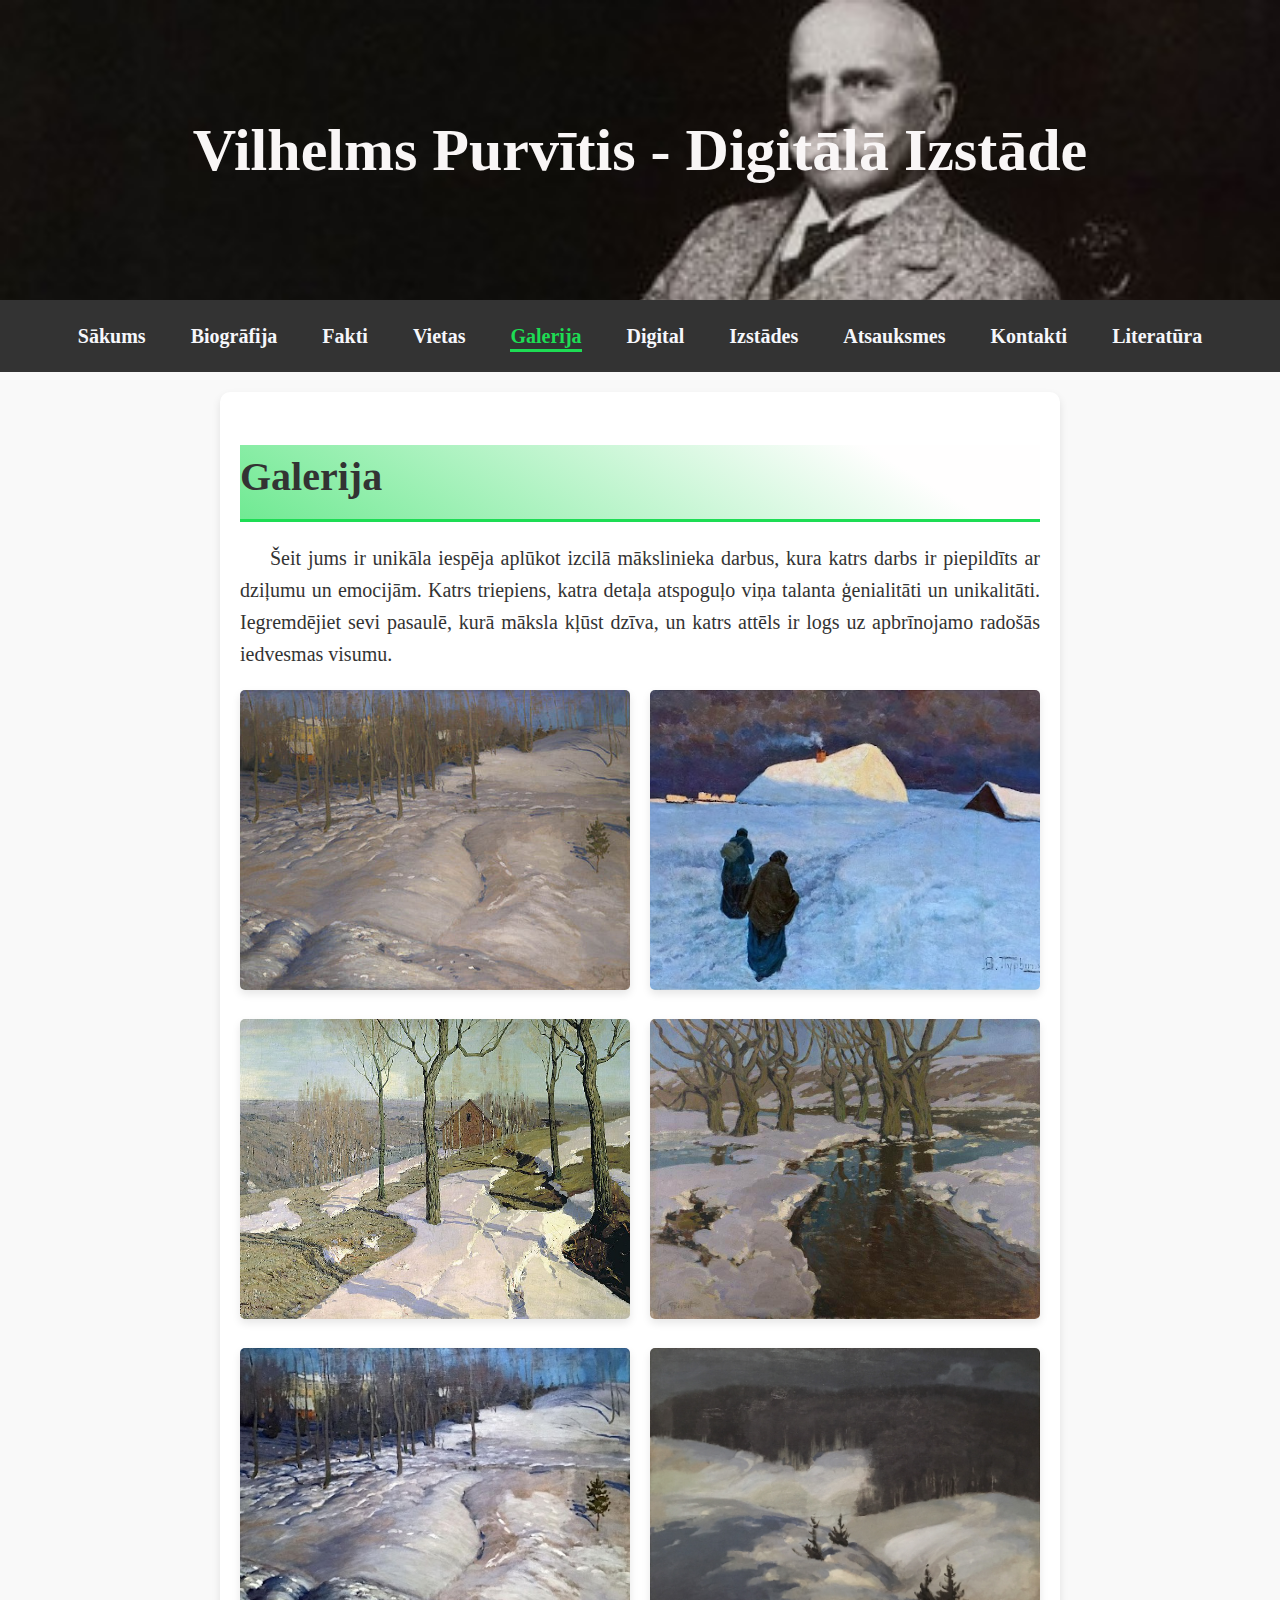
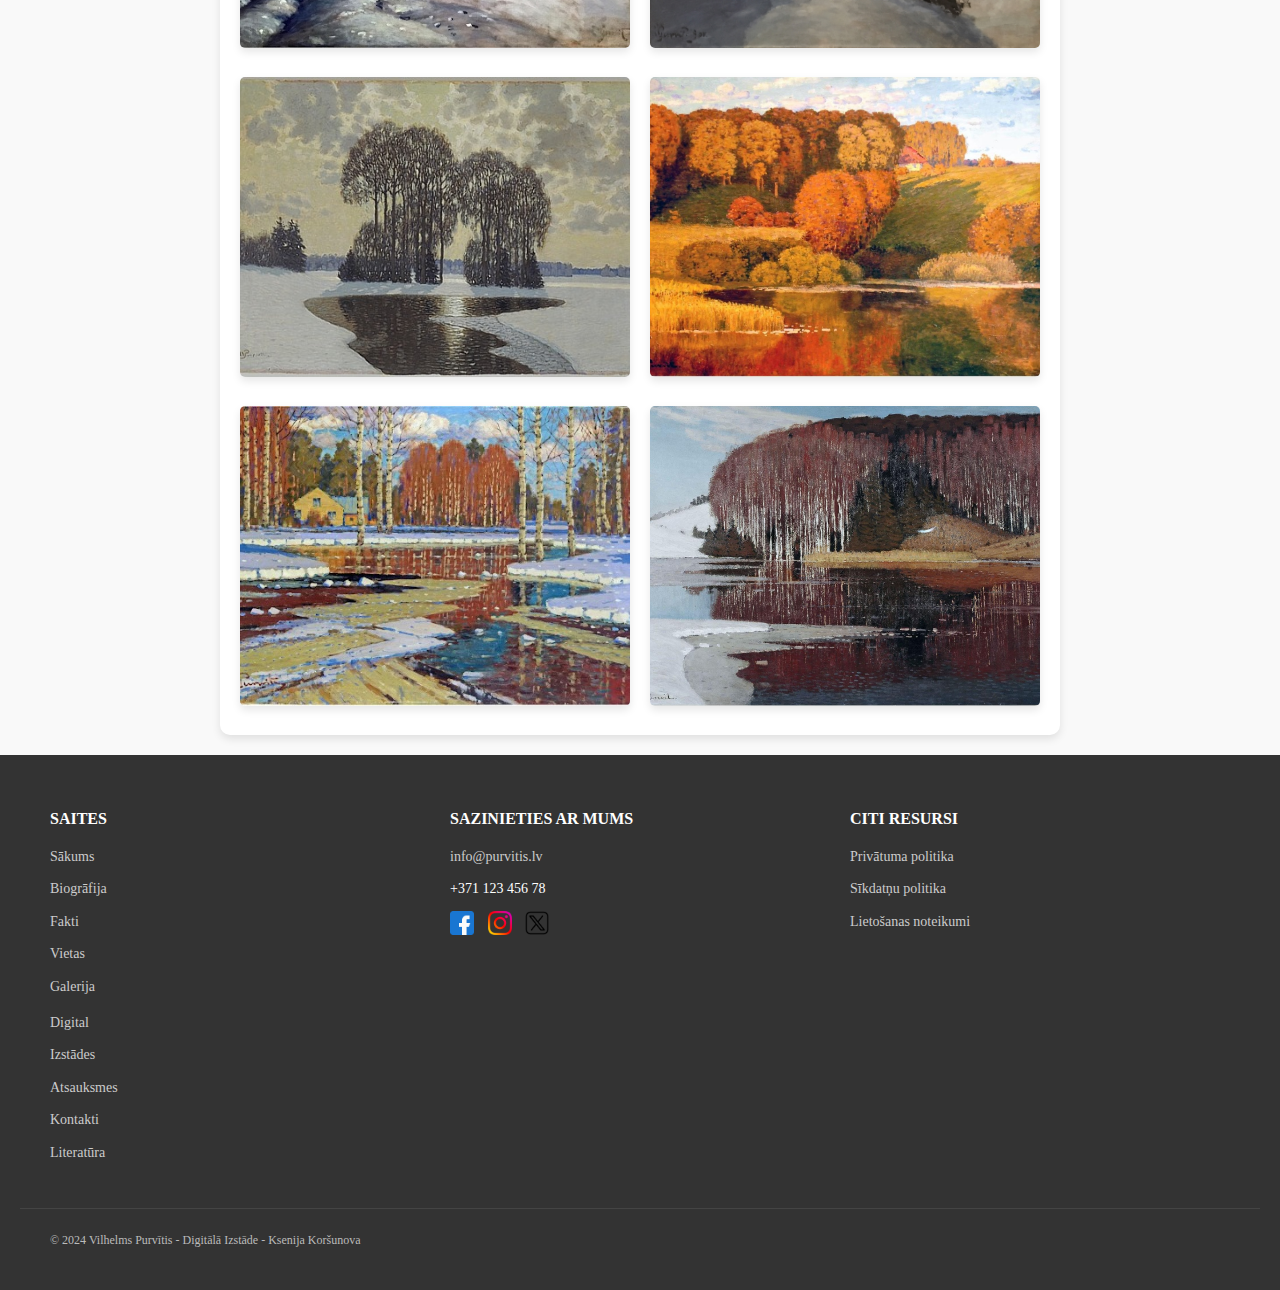
<file: Galerija.html>
<!DOCTYPE html>
<html lang="lv">
<head>
    <meta charset="UTF-8">
    <meta name="viewport" content="width=device-width, initial-scale=1.0">
    <title>Vilhelms Purvītis - Digitālā Izstāde</title>
    <link rel="stylesheet" href="kk.css">
    <link rel="stylesheet" href="footer.css">
    <link rel="stylesheet" href="styles.scss">

    <script defer src="main.js"></script> 
    <style>
     h2 {
            background: rgb(255,254,254);
            background: linear-gradient(211deg, #fffefe 19%, #1ddd549f 99%);  
            font-size: 40px;
        }
        
        main {
            max-width: 800px;
            margin: 20px auto;
            padding: 20px;
            background: white;
            border-radius: 10px;
            box-shadow: 0 4px 8px #0000001a;
        }

        h3 {
            text-align: center;
            margin-bottom: 20px;
        }

        .gallery {
            display: flex;
            gap: 20px;
            justify-content: center;
            flex-wrap: wrap;
        }

        .gallery-item {
            position: relative;
            text-align: center;
            flex: 1 1 calc(50% - 20px);
        }

        .gallery-item img {
            width: 100%;
            height: 300px; 
            object-fit: cover; /* Lai attēls aizpildītu norādīto zonu */
            border-radius: 5px;
            transition: transform 0.3s ease, filter 0.3s ease;
            box-shadow: 0 4px 8px #0000001a;
        }

        .gallery-item:hover img {
            transform: scale(1.1); /* Attēlu palielināšana */
       
        }

        .gallery-item p {
            position: absolute;
            bottom: 10px;
            left: 50%;
            transform: translateX(-50%);
            background-color: #000000b3;
            color: white;
            padding: 5px 10px;
            border-radius: 5px;
            opacity: 0;
            transition: opacity 0.3s ease;
            font-size: 14px;
        }

        .gallery-item:hover p {
            opacity: 1; /*Rādīt virsrakstu pēc novietošanas kursorā */
        }
        
        p {
    text-indent: 30px; 
  }
    </style>
</head>
<body>
    <header>
        <h1>Vilhelms Purvītis - Digitālā Izstāde</h1>
        
    </header>
    <nav>
        <a href="index.html">Sākums</a>
        <a href="bio.html">Biogrāfija</a>
        <a href="fakti.html">Fakti</a>
        <a href="vietas.html">Vietas</a>
        <a href="Galerija.html">Galerija</a>
        <a href="digital.html">Digital</a>
        <a href="Izstādes.html">Izstādes</a>
        <a href="Atsauksmes.html">Atsauksmes</a>
        <a href="Kontakti.html">Kontakti</a>
        <a href="Literatūra.html">Literatūra</a>
    </nav>
    <main>
        <h2>Galerija</h2>
        <p>Šeit jums ir unikāla iespēja aplūkot izcilā mākslinieka darbus, kura katrs darbs ir piepildīts ar dziļumu un emocijām. 
            Katrs triepiens, katra detaļa atspoguļo viņa talanta ģenialitāti un unikalitāti. 
            Iegremdējiet sevi pasaulē, kurā māksla kļūst dzīva, un katrs attēls ir logs uz apbrīnojamo radošās iedvesmas visumu.</p>
        <div class="gallery">
            <div class="gallery-item">
                <img src="3.jpg" alt="Ziemas ainava (Marta vakars). Ap 1900.">
                <p>Ziemas ainava (Marta vakars). Ap 1900.</p>
            </div>
            <div class="gallery-item">
                <img src="d5.jpg" alt="Ziemas vakars. 1896">
                <p>Ziemas vakars. 1896</p>
            </div>
            <div class="gallery-item">
                <img src="d2.jpg" alt="Pēdējais sniegs. 1898.">
                <p>Pēdējais sniegs. 1898.</p>
            </div>
            <div class="gallery-item">
                <img src="d1.jpg" alt="Agrs pavasaris. ">
                <p>Agrs pavasaris.</p>
            </div>
            <div class="gallery-item">
                <img src="d7.jpg" alt="Marta vakars. 1900.">
                <p>Marta vakars. 1900.</p>
            </div>

            <div class="gallery-item">
                <img src="d6.jpg" alt=" Ziemas nakts. 1900">
                <p>Ziemas nakts. 1900</p>
            </div>

            <div class="gallery-item">
                <img src="d3.jpg" alt="Ziema. 1910.">
                <p>Ziema. 1910.</p>
            </div>

            <div class="gallery-item">
                <img src="d8.jpeg" alt=" Zelta rudens. 1912.">
                <p>Zelta rudens. 1912.</p>
            </div>
            <div class="gallery-item">
                <img src="d4.jpg" alt="Marts. 1935.">
                <p>Marts. 1935.</p>
            </div>

            <div class="gallery-item">
                <img src="d9.jpg" alt="Avota ūdeņi. 1911">
                <p>Avota ūdeņi. 1911</p>
            </div>
        </div>
       
    </main>
    <footer>
        <div class="footer-container">
            <div class="footer-column">
                <h4>Saites</h4>
                <div class="list-container">
                    <div class="footer-links-column">
                        <ul>
                            <li><a href="index.html">Sākums</a></li>
                            <li><a href="bio.html">Biogrāfija</a></li>
                            <li><a href="fakti.html">Fakti</a></li>
                            <li><a href="vietas.html">Vietas</a></li>
                            <li><a href="Galerija.html">Galerija</a></li>
                        </ul>
                    </div>
                    <div class="footer-links-column">
                        <ul>
                            <li><a href="digital.html">Digital</a></li>
                            <li><a href="Izstādes.html">Izstādes</a></li>
                            <li><a href="Atsauksmes.html">Atsauksmes</a></li>
                            <li><a href="Kontakti.html">Kontakti</a></li>
                            <li><a href="Literatūra.html">Literatūra</a></li>
                        </ul>
                    </div>
                </div>
            </div>
    
            <div class="footer-column">
                <h4>Sazinieties ar mums</h4>
                <ul>
                    <li><a href="mailto:info@purvitis.lv">info@purvitis.lv</a></li>
                    <li>+371 123 456 78</li>
                    <li>
                        <a href="#" aria-label="Facebook"><img src="facebook.png" alt="Facebook"></a>
                        <a href="#" aria-label="Instagram"><img src="instagram.png" alt="Instagram"></a>
                        <a href="#" aria-label="Twitter"><img src="twitter.png" alt="Twitter"></a>
                    </li>
                </ul>
            </div>
    
            <div class="footer-column">
                <h4>Citi resursi</h4>
                <ul>
                    <li><a href="#">Privātuma politika</a></li>
                    <li><a href="#">Sīkdatņu politika</a></li>
                    <li><a href="#">Lietošanas noteikumi</a></li>
                </ul>
            </div>
        </div>
    
        <div class="footer-bottom">
            <p>&copy; 2024 Vilhelms Purvītis - Digitālā Izstāde - Ksenija Koršunova</p>
        </div>
    </footer>
</body>
</html>
</file>
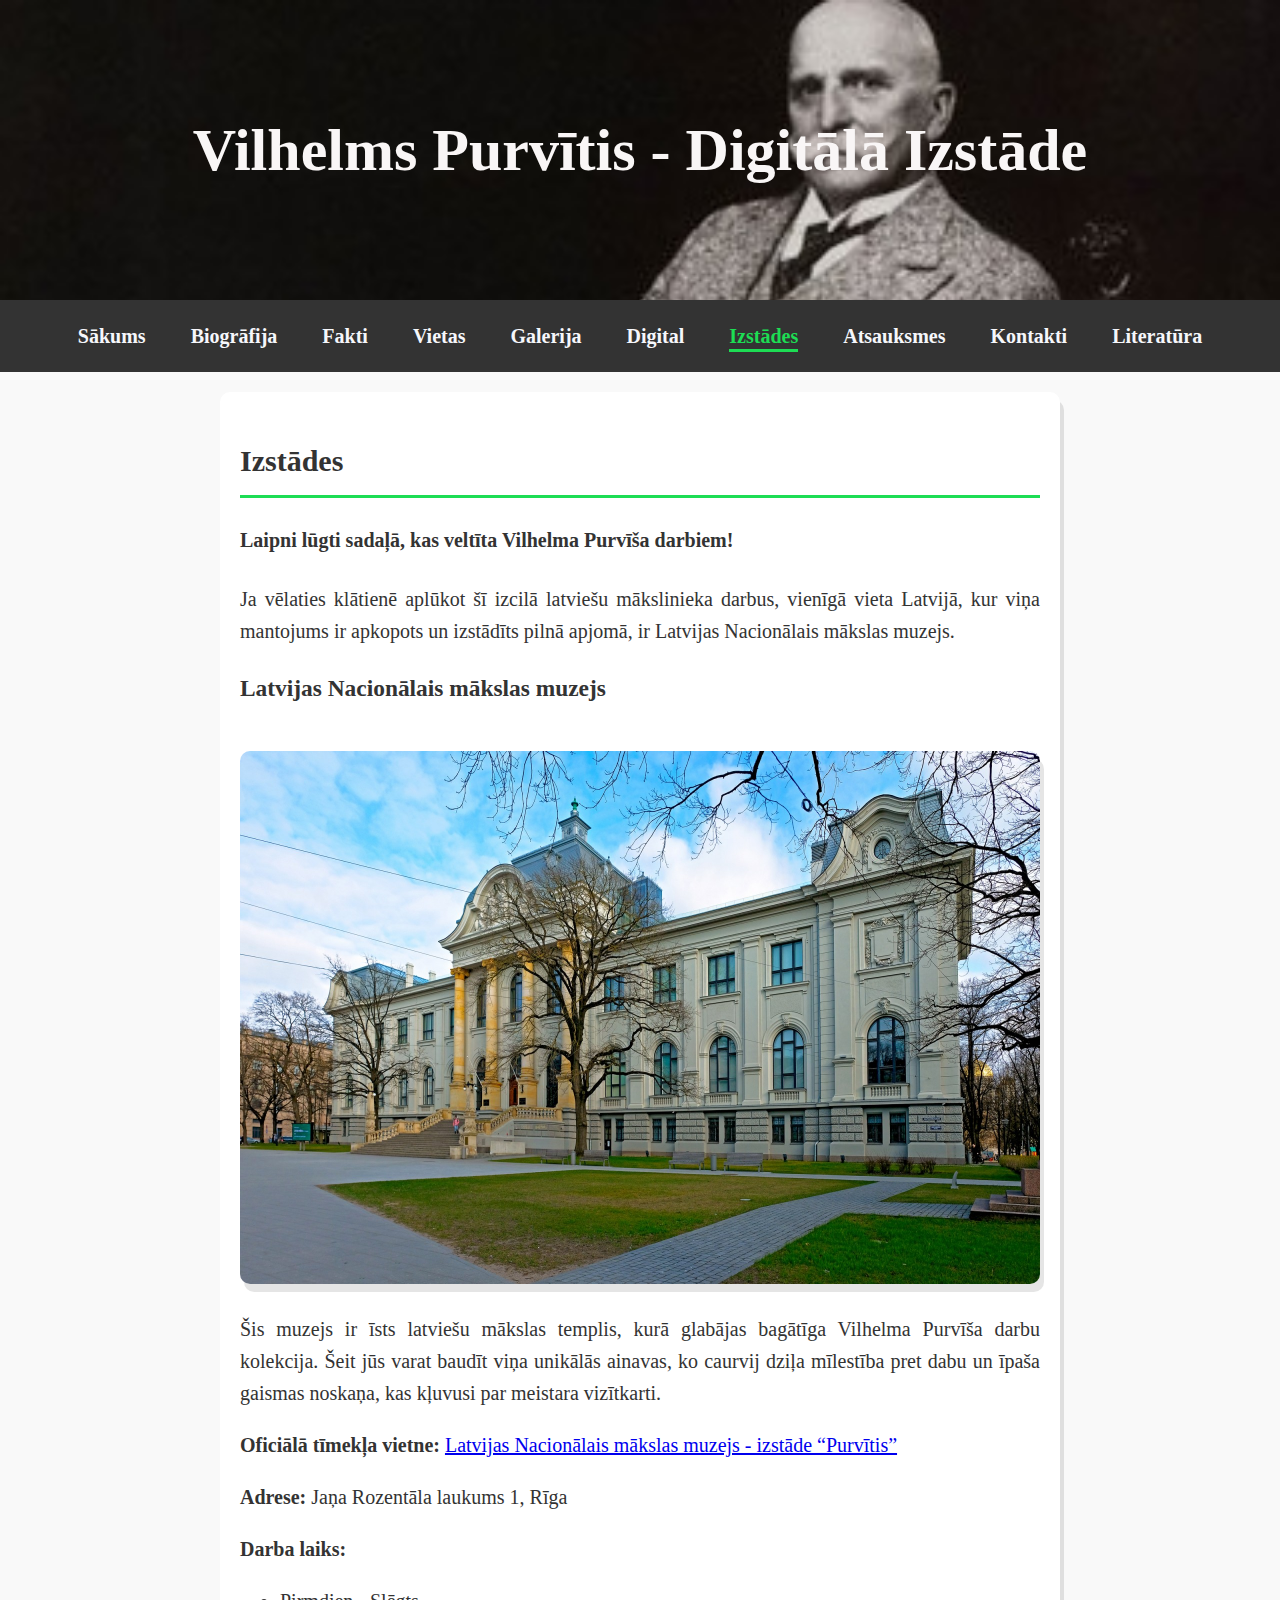
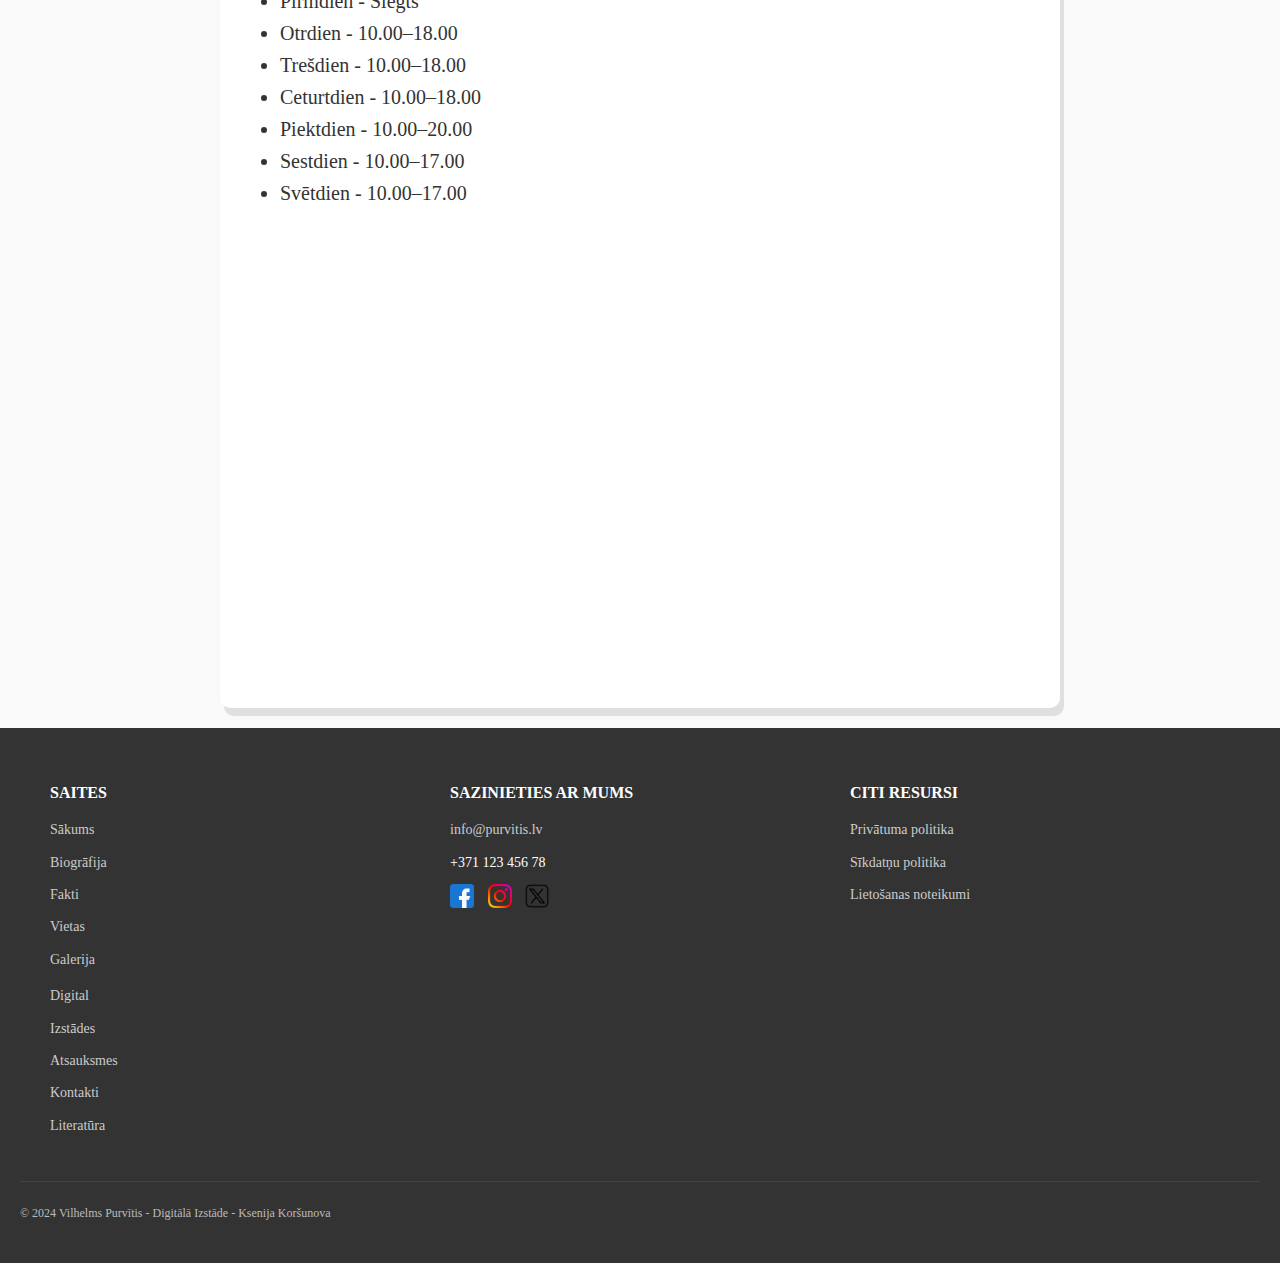
<file: Izstādes.html>
<!DOCTYPE html>
<html lang="lv">
<head>
    <meta charset="UTF-8">
    <meta name="viewport" content="width=device-width, initial-scale=1.0">
    <title>Vilhelms Purvītis - Digitālā Izstāde</title>
    <link rel="stylesheet" href="kk.css">
    <link rel="stylesheet" href="footer.css">
    <link rel="stylesheet" href="styles.scss">
    <script defer src="main.js"></script> 
</head>
<style>

.hero-image {
    text-align: center;
    margin-top: 20px;
}

.hero-image  {
    max-width: 100%;
    height: auto;
    border-radius: 10px;
    box-shadow: 4px 8px #0000001a;
}
</style>

<body>
    <header>
        <h1>Vilhelms Purvītis - Digitālā Izstāde</h1>
    </header>
    <nav>
        <a href="index.html">Sākums</a>
        <a href="bio.html">Biogrāfija</a>
        <a href="fakti.html">Fakti</a>
        <a href="vietas.html">Vietas</a>
        <a href="Galerija.html">Galerija</a>
        <a href="digital.html">Digital</a>
        <a href="Izstādes.html">Izstādes</a>
        <a href="Atsauksmes.html">Atsauksmes</a>
        <a href="Kontakti.html">Kontakti</a>
        <a href="Literatūra.html">Literatūra</a>
    </nav>
    <main>
        <div class="hero">
            <h2>Izstādes</h2>
        </div>
        

        <h4>Laipni lūgti sadaļā, kas veltīta Vilhelma Purvīša darbiem!</h4>

        <p>Ja vēlaties klātienē aplūkot šī izcilā latviešu mākslinieka darbus, vienīgā vieta Latvijā, kur viņa mantojums ir apkopots un izstādīts pilnā apjomā, ir Latvijas Nacionālais mākslas muzejs.</p>

        <div class="content-section">
            <div class="map-container">
                <h3>Latvijas Nacionālais mākslas muzejs</h3>
                <img src="izstades1.jpg" alt="Vilhelma Purvīša izstādes attēls" class="hero-image">

                <p>Šis muzejs ir īsts latviešu mākslas templis, kurā glabājas bagātīga Vilhelma Purvīša darbu kolekcija. Šeit jūs varat baudīt viņa unikālās ainavas, ko caurvij dziļa mīlestība pret dabu un īpaša gaismas noskaņa, kas kļuvusi par meistara vizītkarti.</p>

                <p><b>Oficiālā tīmekļa vietne:</b> <a href="https://lnmm.gov.lv/latvijas-nacionalais-makslas-muzejs/izstades/purvitis-449" target="_blank">Latvijas Nacionālais mākslas muzejs - izstāde “Purvītis”</a></p>

                <p><b>Adrese:</b> Jaņa Rozentāla laukums 1, Rīga</p>
                <p><b>Darba laiks:</b></p>
                    <ul>
                    <li>Pirmdien - Slēgts</li>
                    <li>Otrdien - 10.00–18.00</li>
                    <li>Trešdien - 10.00–18.00</li>
                    <li>Ceturtdien - 10.00–18.00</li>
                    <li>Piektdien - 10.00–20.00</li>
                    <li>Sestdien - 10.00–17.00</li>
                    <li>Svētdien - 10.00–17.00</li>
                </ul>
                
                <iframe 
                    src="https://www.google.com/maps/embed?pb=!1m18!1m12!1m3!1d43459.74631483058!2d24.07906107471314!3d56.9506266829487!2m3!1f0!2f0!3f0!3m2!1i1024!2i768!4f13.1!3m3!1m2!1s0x46eecfcfc8ae7f43%3A0x8c0f3019047aa08b!2sJa%C5%86a%20Rozent%C4%81la%20laukums%201%2C%20Centra%20rajons%2C%20R%C4%ABga%2C%20LV-1010%2C%20Latvia!5e0!3m2!1sen!2suk!4v1735054577435!5m2!1sen!2suk" 
                    width="600" 
                    height="450" 
                    style="border:0;" 
                    allowfullscreen="" 
                    loading="lazy" 
                    referrerpolicy="no-referrer-when-downgrade">
                </iframe>
            </div>
        </div>
    </main>

    <footer>
        <div class="footer-container">
            <div class="footer-column">
                <h4>Saites</h4>
                <div class="list-container">
                    <div class="footer-links-column">
                        <ul>
                            <li><a href="index.html">Sākums</a></li>
                            <li><a href="bio.html">Biogrāfija</a></li>
                            <li><a href="fakti.html">Fakti</a></li>
                            <li><a href="vietas.html">Vietas</a></li>
                            <li><a href="Galerija.html">Galerija</a></li>
                        </ul>
                    </div>
                    <div class="footer-links-column">
                        <ul>
                            <li><a href="digital.html">Digital</a></li>
                            <li><a href="Izstādes.html">Izstādes</a></li>
                            <li><a href="Atsauksmes.html">Atsauksmes</a></li>
                            <li><a href="Kontakti.html">Kontakti</a></li>
                            <li><a href="Literatūra.html">Literatūra</a></li>
                        </ul>
                    </div>
                </div>
            </div>

            <div class="footer-column">
                <h4>Sazinieties ar mums</h4>
                <ul>
                    <li><a href="mailto:info@purvitis.lv">info@purvitis.lv</a></li>
                    <li>+371 123 456 78</li>
                    <li>
                        <a href="#" aria-label="Facebook"><img src="facebook.png" alt="Facebook"></a>
                        <a href="#" aria-label="Instagram"><img src="instagram.png" alt="Instagram"></a>
                        <a href="#" aria-label="Twitter"><img src="twitter.png" alt="Twitter"></a>
                    </li>
                </ul>
            </div>

            <div class="footer-column">
                <h4>Citi resursi</h4>
                <ul>
                    <li><a href="#">Privātuma politika</a></li>
                    <li><a href="#">Sīkdatņu politika</a></li>
                    <li><a href="#">Lietošanas noteikumi</a></li>
                </ul>
            </div>
        </div>

        <div class="footer-bottom">
            <p>&copy; 2024 Vilhelms Purvītis - Digitālā Izstāde - Ksenija Koršunova</p>
        </div>
    </footer>
</body>
</html>
</file>
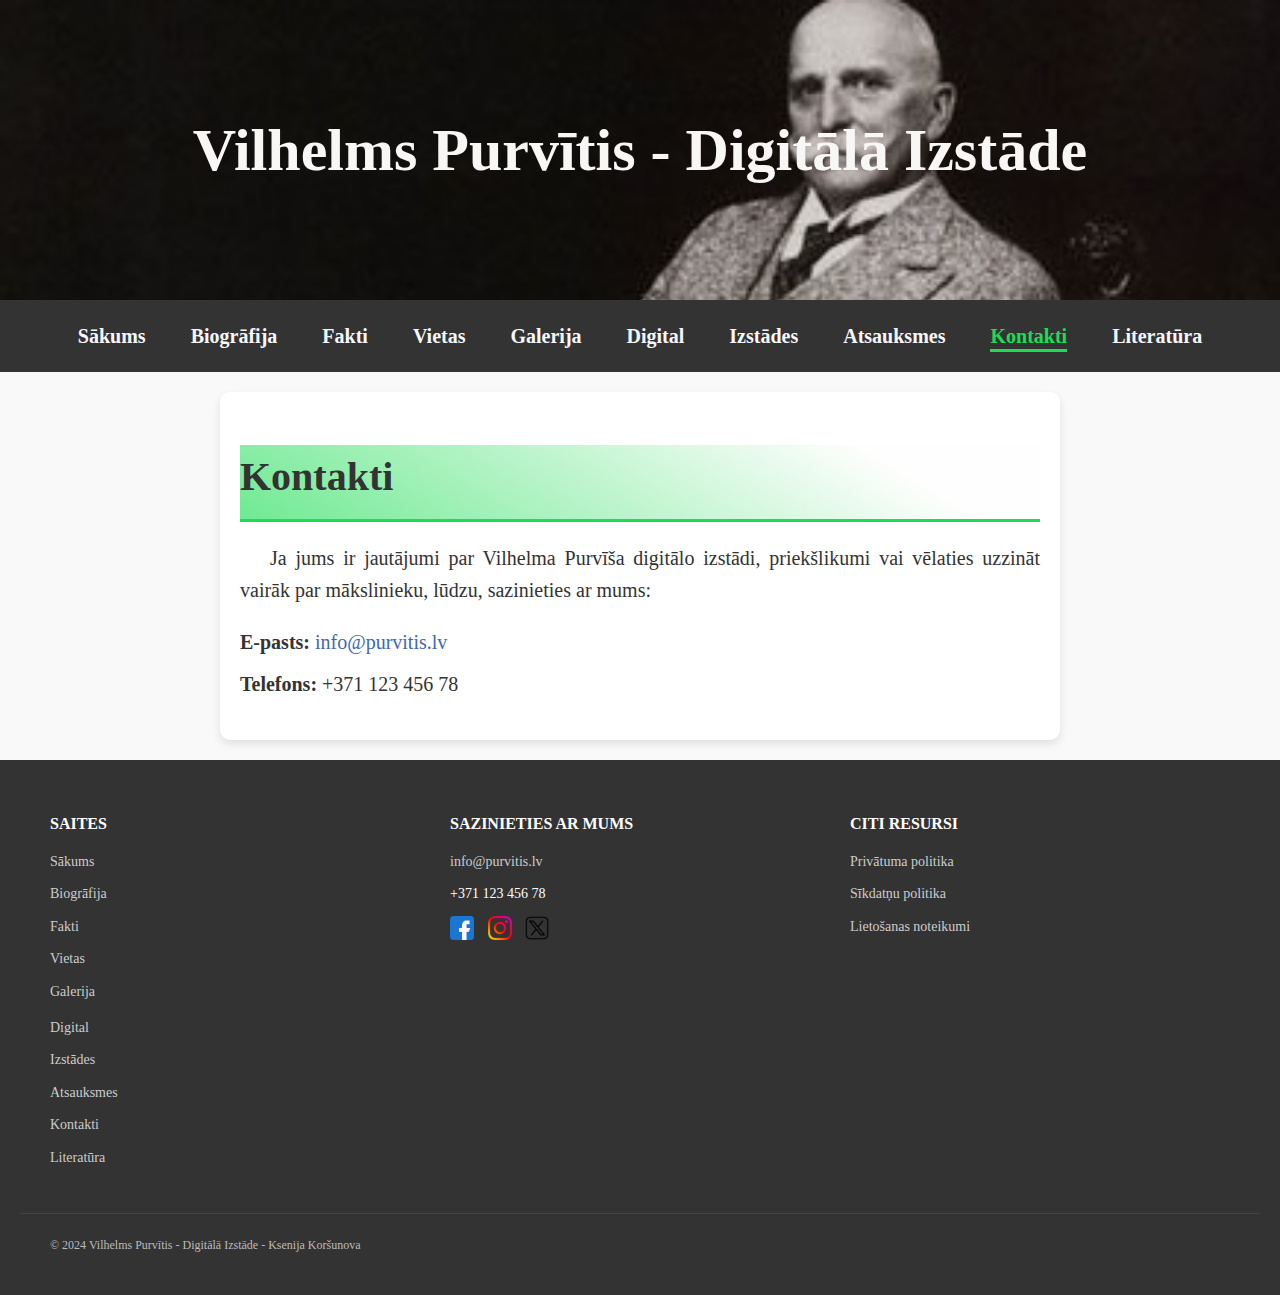
<file: Kontakti.html>
<!DOCTYPE html>
<html lang="lv">
<head>
    <meta charset="UTF-8">
    <meta name="viewport" content="width=device-width, initial-scale=1.0">
    <title>Vilhelms Purvītis - Digitālā Izstāde</title>
    <link rel="stylesheet" href="kk.css">
    <link rel="stylesheet" href="footer.css">
    <link rel="stylesheet" href="styles.scss">

    <script defer src="main.js"></script> 
    <style>
        h2 {
            background: rgb(255,254,254);
            background: linear-gradient(211deg, #fffefe 19%, #1ddd549f 99%);  
            font-size: 40px;
        }
        main {
            max-width: 800px;
            margin: 20px auto;
            padding: 20px;
            background: white;
            border-radius: 10px;
            box-shadow: 0 4px 8px #0000001a;
        }

        main p {
            line-height: 1.6;
            margin-bottom: 20px;
        }

        ul {
            list-style-type: none;
            padding: 0;
        }

        ul li {
            margin-bottom: 10px;
        }

        ul li a {
            color: #4267B2;
            text-decoration: none;
        }

        ul li a:hover {
            text-decoration: underline;
        }

        p {
    text-indent: 30px; /* отступ для красной строки */
  }

    </style>
</head>
<body>
    <header>
        <h1>Vilhelms Purvītis - Digitālā Izstāde</h1>
    </header>
    <nav>
        <a href="index.html">Sākums</a>
        <a href="bio.html">Biogrāfija</a>
        <a href="fakti.html">Fakti</a>
        <a href="vietas.html">Vietas</a>
        <a href="Galerija.html">Galerija</a>
        <a href="digital.html">Digital</a>
        <a href="Izstādes.html">Izstādes</a>
        <a href="Atsauksmes.html">Atsauksmes</a>
        <a href="Kontakti.html">Kontakti</a>
        <a href="Literatūra.html">Literatūra</a>
    </nav>

    <main>
        <h2>Kontakti</h2>
        <p>Ja jums ir jautājumi par Vilhelma Purvīša digitālo izstādi, priekšlikumi vai vēlaties uzzināt vairāk par mākslinieku, lūdzu, sazinieties ar mums:</p>
        <ul>
            <li><strong>E-pasts:</strong> <a href="mailto:info@purvitis.lv">info@purvitis.lv</a></li>
            <li><strong>Telefons:</strong> +371 123 456 78</li>
        </ul>
    </main>

    <footer>
        <div class="footer-container">
            <div class="footer-column">
                <h4>Saites</h4>
                <div class="list-container">
                    <div class="footer-links-column">
                        <ul>
                            <li><a href="kk.html">Sākums</a></li>
                            <li><a href="bio.html">Biogrāfija</a></li>
                            <li><a href="fakti.html">Fakti</a></li>
                            <li><a href="vietas.html">Vietas</a></li>
                            <li><a href="Galerija.html">Galerija</a></li>
                        </ul>
                    </div>
                    <div class="footer-links-column">
                        <ul>
                            <li><a href="digital.html">Digital</a></li>
                            <li><a href="Izstādes.html">Izstādes</a></li>
                            <li><a href="Atsauksmes.html">Atsauksmes</a></li>
                            <li><a href="Kontakti.html">Kontakti</a></li>
                            <li><a href="Literatūra.html">Literatūra</a></li>
                        </ul>
                    </div>
                </div>
            </div>

            <div class="footer-column">
                <h4>Sazinieties ar mums</h4>
                <ul>
                    <li><a href="mailto:info@purvitis.lv">info@purvitis.lv</a></li>
                    <li>+371 123 456 78</li>
                    <li>
                        <a href="#" aria-label="Facebook"><img src="facebook.png" alt="Facebook"></a>
                        <a href="#" aria-label="Instagram"><img src="instagram.png" alt="Instagram"></a>
                        <a href="#" aria-label="Twitter"><img src="twitter.png" alt="Twitter"></a>
                    </li>
                </ul>
            </div>

            <div class="footer-column">
                <h4>Citi resursi</h4>
                <ul>
                    <li><a href="#">Privātuma politika</a></li>
                    <li><a href="#">Sīkdatņu politika</a></li>
                    <li><a href="#">Lietošanas noteikumi</a></li>
                </ul>
            </div>
        </div>

        <div class="footer-bottom">
            <p>&copy; 2024 Vilhelms Purvītis - Digitālā Izstāde - Ksenija Koršunova</p>
        </div>
    </footer>
</body>
</html>
</file>
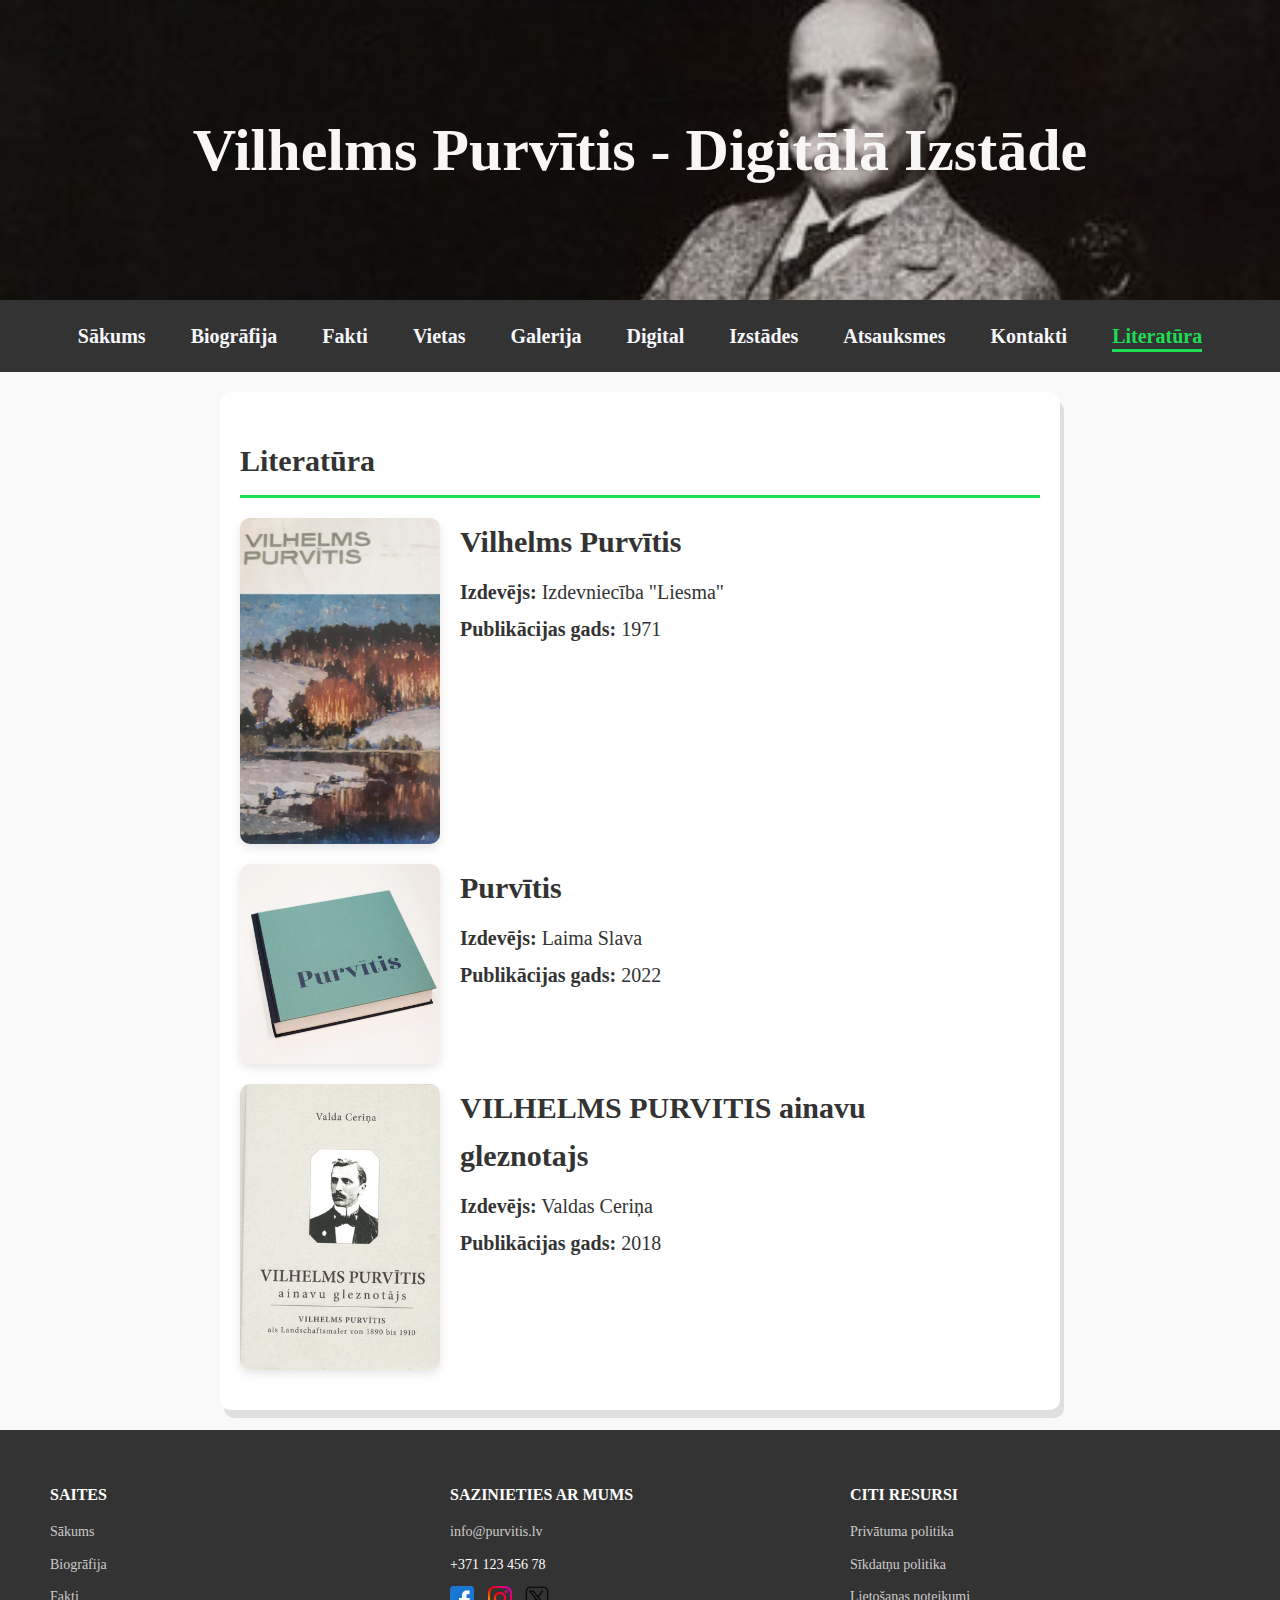
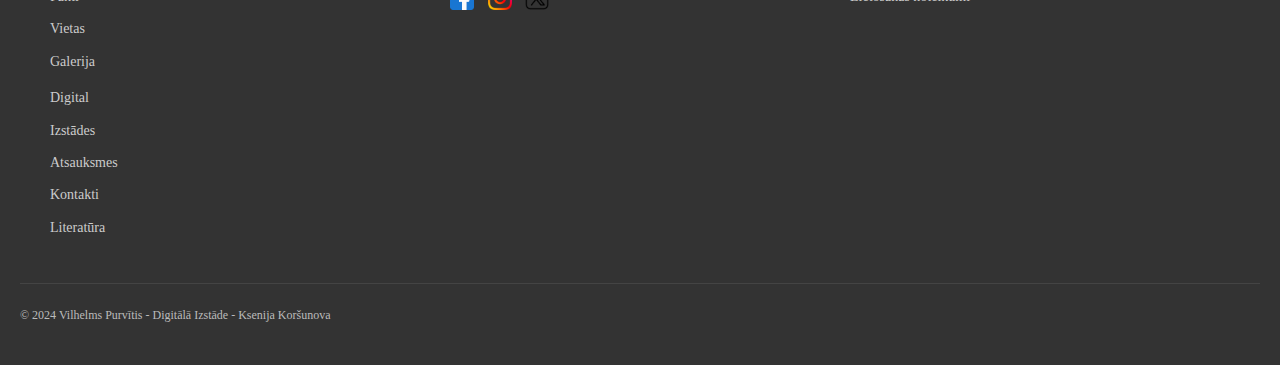
<file: Literatūra.html>
<!DOCTYPE html>
<html lang="lv">
<head>
    <meta charset="UTF-8">
    <meta name="viewport" content="width=device-width, initial-scale=1.0">
    <title>Vilhelms Purvītis - Digitālā Izstāde</title>
    <link rel="stylesheet" href="kk.css">
    <link rel="stylesheet" href="footer.css">
    <link rel="stylesheet" href="styles.scss">

    <script defer src="main.js"></script> 
    <style>
        .content-section {
            display: flex;
            align-items: flex-start; 
            gap: 20px; 
            margin: 20px 0;
        }
    
        .content-section img {
            max-width: 200px;
            height: auto;
            border-radius: 10px;
            box-shadow: 0 4px 8px #0000001a;
        }
    
        .content-section .text-content {
            max-width: 500px;
        }
    
        .content-section .text-content h3 {
            margin-top: 0;
            margin-bottom: 10px; 
            font-size: 1.5em;
            color: #333;
        }
    
        .content-section .text-content p {
            margin-top: 5px; 
            margin-bottom: 5px;
            line-height: 1.6;
        }
        header h2 {
            color: black;
            text-align: left;
            margin-left: 20px; /* Добавьте этот отступ, если нужно */
        }
    </style>
    
    
</head>
<body>
    <header>
        <h1>Vilhelms Purvītis - Digitālā Izstāde</h1>
    </header>
    <nav>
        <a href="index.html">Sākums</a>
        <a href="bio.html">Biogrāfija</a>
        <a href="fakti.html">Fakti</a>
        <a href="vietas.html">Vietas</a>
        <a href="Galerija.html">Galerija</a>
        <a href="digital.html">Digital</a>
        <a href="Izstādes.html">Izstādes</a>
        <a href="Atsauksmes.html">Atsauksmes</a>
        <a href="Kontakti.html">Kontakti</a>
        <a href="Literatūra.html">Literatūra</a>
    </nav>
    <main>
        <div class="hero">
            <h2>Literatūra</h2>
        </div>

        <div class="content-section">
            <img src="gramata1.jpg" alt="Vilhelms Purvītis">
            <div class="text-content">
                <h3>Vilhelms Purvītis</h3>

                <p><b>Izdevējs:</b> Izdevniecība "Liesma" </p>
                <p><b>Publikācijas gads:</b> 1971</p>
            </div>
        </div>

        <div class="content-section">
            <img src="gramata2.jpeg" alt="Vilhelms Purvītis">
            <div class="text-content">
                <h3>Purvītis</h3>

                <p><b>Izdevējs:</b> Laima Slava </p>
                <p><b>Publikācijas gads:</b> 2022</p>
            </div>
        </div>
        <div class="content-section">
            <img src="gramata3.jpg" alt="Vilhelms Purvītis">
            <div class="text-content">
                <h3>VILHELMS PURVITIS ainavu gleznotajs</h3>

                <p><b>Izdevējs:</b> Valdas Ceriņa </p>
                <p><b>Publikācijas gads:</b> 2018</p>
            </div>
        </div>
    </main>
    <footer>
        <div class="footer-container">
            <div class="footer-column">
                <h4>Saites</h4>
                <div class="list-container">
                    <div class="footer-links-column">
                        <ul>
                            <li><a href="index.html">Sākums</a></li>
                            <li><a href="bio.html">Biogrāfija</a></li>
                            <li><a href="fakti.html">Fakti</a></li>
                            <li><a href="vietas.html">Vietas</a></li>
                            <li><a href="Galerija.html">Galerija</a></li>
                        </ul>
                    </div>
                    <div class="footer-links-column">
                        <ul>
                            <li><a href="digital.html">Digital</a></li>
                            <li><a href="Izstādes.html">Izstādes</a></li>
                            <li><a href="Atsauksmes.html">Atsauksmes</a></li>
                            <li><a href="Kontakti.html">Kontakti</a></li>
                            <li><a href="Literatūra.html">Literatūra</a></li>
                        </ul>
                    </div>
                </div>
            </div>
    
            <div class="footer-column">
                <h4>Sazinieties ar mums</h4>
                <ul>
                    <li><a href="mailto:info@purvitis.lv">info@purvitis.lv</a></li>
                    <li>+371 123 456 78</li>
                    <li>
                        <a href="#" aria-label="Facebook"><img src="facebook.png" alt="Facebook"></a>
                        <a href="#" aria-label="Instagram"><img src="instagram.png" alt="Instagram"></a>
                        <a href="#" aria-label="Twitter"><img src="twitter.png" alt="Twitter"></a>
                    </li>
                </ul>
            </div>
    
            <div class="footer-column">
                <h4>Citi resursi</h4>
                <ul>
                    <li><a href="#">Privātuma politika</a></li>
                    <li><a href="#">Sīkdatņu politika</a></li>
                    <li><a href="#">Lietošanas noteikumi</a></li>
                </ul>
            </div>
        </div>
    
        <div class="footer-bottom">
            <p>&copy; 2024 Vilhelms Purvītis - Digitālā Izstāde - Ksenija Koršunova</p>
        </div>
    </footer>
</body>
</html>
</file>
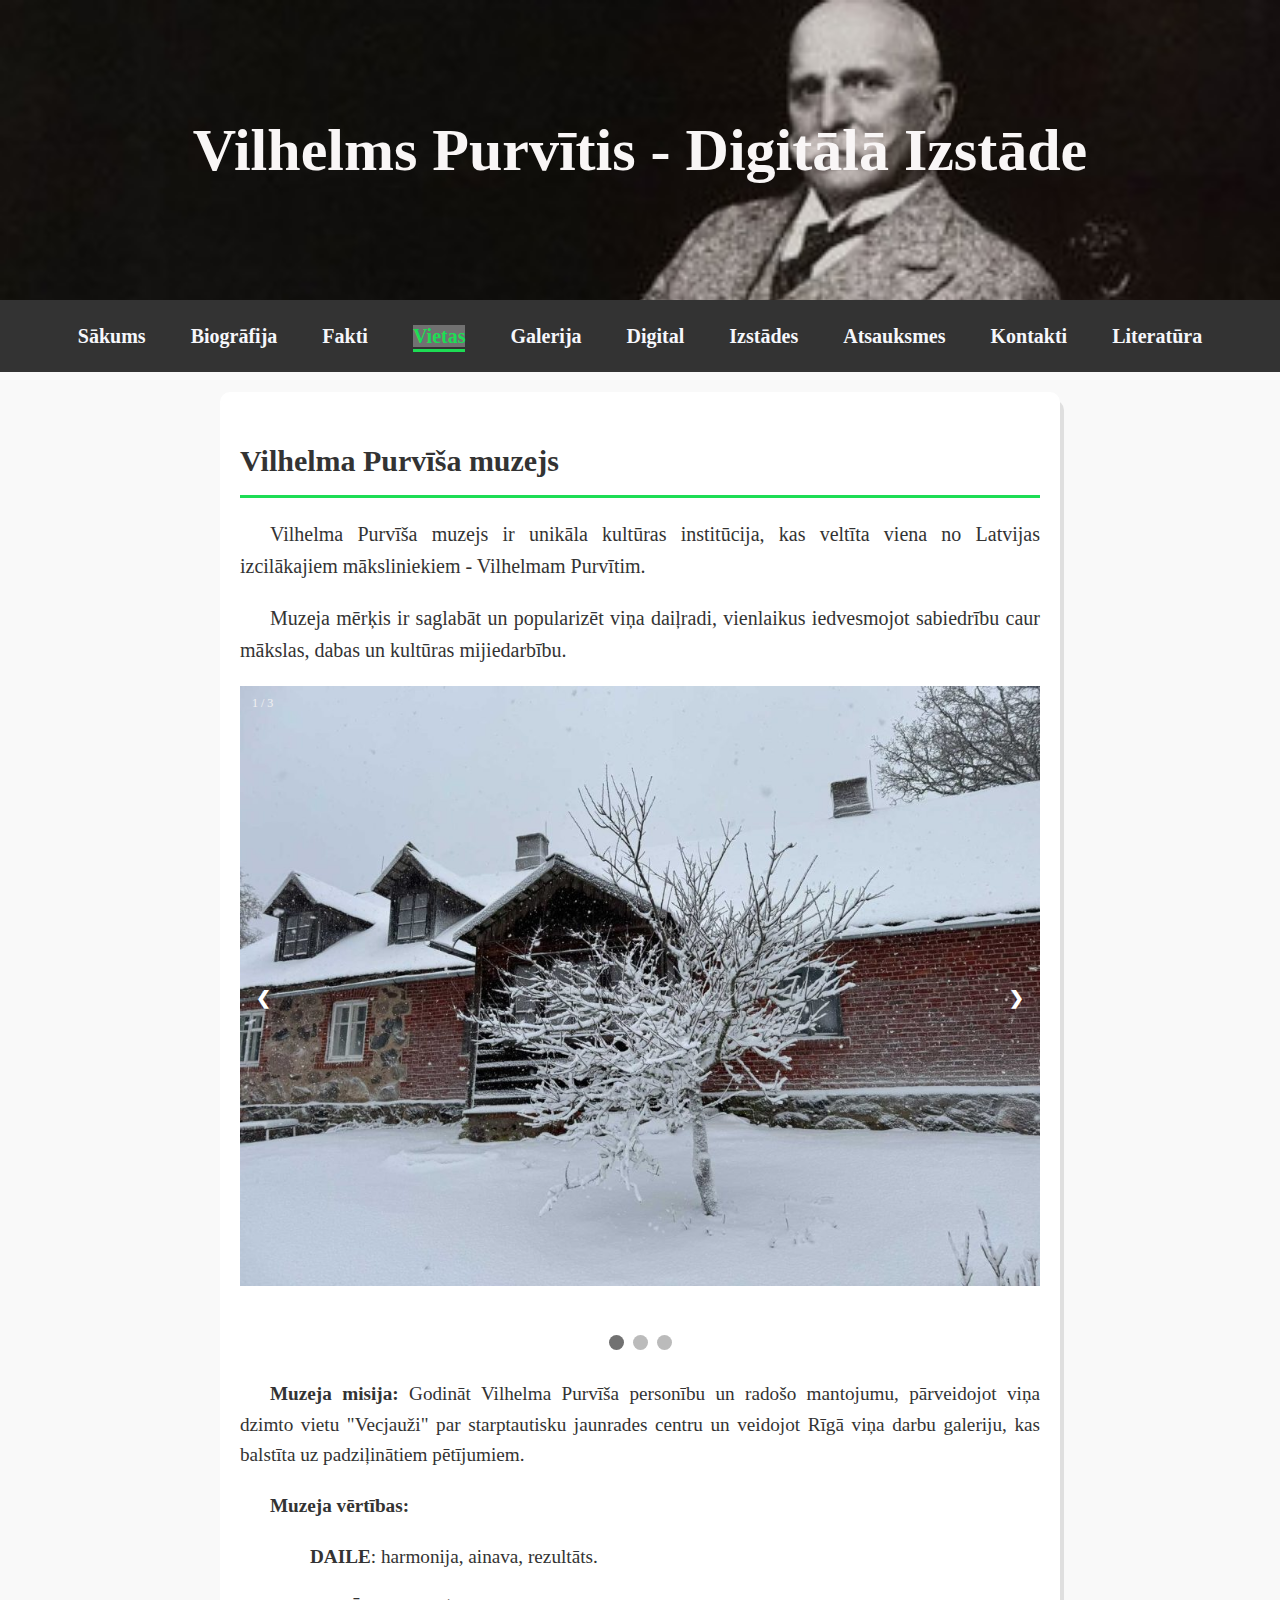
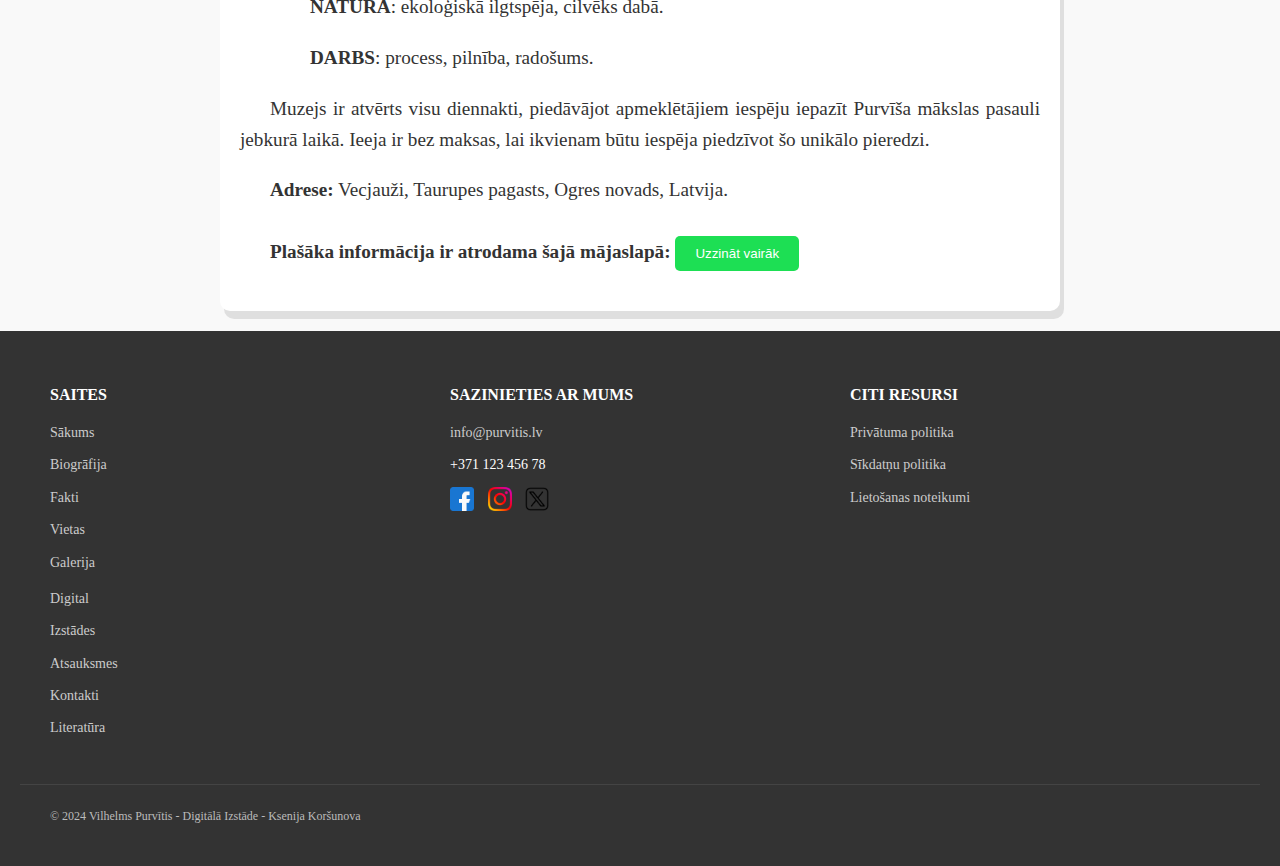
<file: vietas.html>
<!DOCTYPE html>
<html lang="lv">
<head>
    <meta charset="UTF-8">
    <meta name="viewport" content="width=device-width, initial-scale=1.0">
    <title>Vilhelms Purvītis - Digitālā Izstāde</title>
    <link rel="stylesheet" href="kk.css">
    <link rel="stylesheet" href="footer.css">
    <link rel="stylesheet" href="styles.scss">

    <script defer src="main.js"></script> 
    <style>
        .image-with-text {
            text-align: center; 
            margin: 20px 0; 
        }

        .image-with-text img {
            max-width: 100%; 
            height: auto; 
            border-radius: 10px; 
            box-shadow: 0 4px 8px #00000033; 
        }

        .image-with-text p {
            margin-top: 10px; 
            font-size: 1.2rem; 
            color: #333; 
        }
      
        .image-descriptions {
            text-align: center;
            margin-top: 20px;
        }
    
        .image-descriptions p {
            font-size: 1.2rem;
            color: #333;
        }

/**/


/* Slideshow container */
.slideshow-container {
  max-width: 1000px;
  position: relative;
  margin: auto;
}

/* Next & previous buttons */
.prev, .next {
  cursor: pointer;
  position: absolute;
  top: 50%;
  width: auto;
  padding: 16px;
  margin-top: -22px;
  color: white;
  font-weight: bold;
  font-size: 18px;
  transition: 0.6s ease;
  border-radius: 0 3px 3px 0;
  user-select: none;
}

/* Position the "next button" to the right */
.next {
  right: 0;
  border-radius: 3px 0 0 3px;
}

/* On hover, add a black background color with a little bit see-through */
.prev:hover, .next:hover {
  background-color: rgba(0,0,0,0.8);
}

/* Caption text */
.text {
  color: #f2f2f2;
  font-size: 15px;
  padding: 8px 12px;
  position: absolute;
  bottom: 8px;
  width: 100%;
  text-align: center;
}

/* Number text (1/3 etc) */
.numbertext {
  color: #f2f2f2;
  font-size: 12px;
  padding: 8px 12px;
  position: absolute;
  top: 0;
}

/* The dots/bullets/indicators */
.dot {
  cursor: pointer;
  height: 15px;
  width: 15px;
  margin: 0 2px;
  background-color: #bbb;
  border-radius: 50%;
  display: inline-block;
  transition: background-color 0.6s ease;
}

.active, .dot:hover {
  background-color: #717171;
}

/* Fading animation */
.fade {
  animation-name: fade;
  animation-duration: 1.5s;
}

@keyframes fade {
  from {opacity: .4} 
  to {opacity: 1}
}

/* On smaller screens, decrease text size */
@media only screen and (max-width: 300px) {
  .prev, .next,.text {font-size: 11px}
}

.read-more {
    margin-top: 10px;
    padding: 10px 20px;
    background-color: #1DDF54;
    color: white;
    border: none;
    border-radius: 5px;
    cursor: pointer;
    transition: background-color 0.3s;
}
.read-more:hover {
    background-color: #0d6a2b;
}

/**/

.fact-item:nth-child(odd) {
    background-color: #fefefe;
}
.fact-item:nth-child(even) {
    background-color: #1DDF54;
}

p {
    text-indent: 30px; 
  }

</style>
    </style>
</head>
<body>
    <header>
        <h1>Vilhelms Purvītis - Digitālā Izstāde</h1>
    </header>

    <nav>
        <a href="index.html">Sākums</a>
        <a href="bio.html">Biogrāfija</a>
        <a href="fakti.html">Fakti</a>
        <a href="vietas.html">Vietas</a>
        <a href="Galerija.html">Galerija</a>
        <a href="digital.html">Digital</a>
        <a href="Izstādes.html">Izstādes</a>
        <a href="Atsauksmes.html">Atsauksmes</a>
        <a href="Kontakti.html">Kontakti</a>
        <a href="Literatūra.html">Literatūra</a>
    </nav>
    <main>
        <div class="hero">
            <h2>Vilhelma Purvīša muzejs</h2>
        </div>

            <p>Vilhelma Purvīša muzejs ir unikāla kultūras institūcija, kas veltīta viena no Latvijas izcilākajiem māksliniekiem - Vilhelmam Purvītim.</p> 
            <p> Muzeja mērķis ir saglabāt un popularizēt viņa daiļradi, vienlaikus iedvesmojot sabiedrību caur mākslas, dabas un kultūras mijiedarbību.</p>
        
        <div class="slideshow-container">

            <div class="mySlides fade">
              <div class="numbertext">1 / 3</div>
              <img src="vietas1.jpg" style="width:100%">
            </div>
            
            <div class="mySlides fade">
              <div class="numbertext">2 / 3</div>
              <img src="vietas2.jpeg" style="width:100%">
            </div>
            
            <div class="mySlides fade">
                <div class="numbertext">2 / 3</div>
                <img src="vietas3.jpeg" style="width:100%">
              </div>

            <a class="prev" onclick="plusSlides(-1)">❮</a>
            <a class="next" onclick="plusSlides(1)">❯</a>
            
            </div>
            <br>
            
            <div style="text-align:center">
              <span class="dot" onclick="currentSlide(1)"></span> 
              <span class="dot" onclick="currentSlide(2)"></span> 
              <span class="dot" onclick="currentSlide(3)"></span> 
            </div>
            
            <script>
            let slideIndex = 1;
            showSlides(slideIndex);
            
            function plusSlides(n) {
              showSlides(slideIndex += n);
            }
            
            function currentSlide(n) {
              showSlides(slideIndex = n);
            }
            
            function showSlides(n) {
              let i;
              let slides = document.getElementsByClassName("mySlides");
              let dots = document.getElementsByClassName("dot");
              if (n > slides.length) {slideIndex = 1}    
              if (n < 1) {slideIndex = slides.length}
              for (i = 0; i < slides.length; i++) {
                slides[i].style.display = "none";  
              }
              for (i = 0; i < dots.length; i++) {
                dots[i].className = dots[i].className.replace(" active", "");
              }
              slides[slideIndex-1].style.display = "block";  
              dots[slideIndex-1].className += " active";
            }
            </script>
           
        <div class="image-descriptions">

           <div class="image-descriptions">
  
    <p><strong>Muzeja misija:</strong> Godināt Vilhelma Purvīša personību un radošo mantojumu, pārveidojot viņa dzimto vietu "Vecjauži" par starptautisku jaunrades centru un veidojot Rīgā viņa darbu galeriju, kas balstīta uz padziļinātiem pētījumiem.
    </p>
    <p>
        <strong>Muzeja vērtības:</strong>  
        <ul>
            <p><strong>DAILE</strong>: harmonija, ainava, rezultāts.</p>
            <p><strong>NATŪRA</strong>: ekoloģiskā ilgtspēja, cilvēks dabā.</p>
            <p><strong>DARBS</strong>: process, pilnība, radošums.</p>
        </ul>
    </p>
    <p>
        Muzejs ir atvērts visu diennakti, piedāvājot apmeklētājiem iespēju iepazīt Purvīša mākslas pasauli jebkurā laikā. Ieeja ir bez maksas, lai ikvienam būtu iespēja piedzīvot šo unikālo pieredzi.
    </p>
    <p> <strong>Adrese:</strong> Vecjauži, Taurupes pagasts, Ogres novads, Latvija.
    </p>
    
      <p><strong>Plašāka informācija ir atrodama šajā mājaslapā:</strong>
      <button class="read-more" onclick="window.open('https://purvitis.lv/muzejs/', '_blank')">Uzzināt vairāk</button></p>
  
</div>

        </div>
    </main>
    <script>
        const carouselImages = document.querySelector('.carousel-images');
        const images = document.querySelectorAll('.carousel-images img');
        const prevButton = document.querySelector('.carousel-button.prev');
        const nextButton = document.querySelector('.carousel-button.next');
    
        let currentIndex = 0;
    
        function updateCarousel() {
            const offset = -currentIndex * 100;
            carouselImages.style.transform = `translateX(${offset}%)`;
        }
    
        nextButton.addEventListener('click', () => {
            currentIndex = (currentIndex + 1) % images.length;
            updateCarousel();
        });
    
        prevButton.addEventListener('click', () => {
            currentIndex = (currentIndex - 1 + images.length) % images.length;
            updateCarousel();
        });
    </script>




    <footer>
        <div class="footer-container">
            <div class="footer-column">
                <h4>Saites</h4>
                <div class="list-container">
                    <div class="footer-links-column">
                        <ul>
                            <li><a href="index.html">Sākums</a></li>
                            <li><a href="bio.html">Biogrāfija</a></li>
                            <li><a href="fakti.html">Fakti</a></li>
                            <li><a href="vietas.html">Vietas</a></li>
                            <li><a href="Galerija.html">Galerija</a></li>
                        </ul>
                    </div>
                    <div class="footer-links-column">
                        <ul>
                            <li><a href="digital.html">Digital</a></li>
                            <li><a href="Izstādes.html">Izstādes</a></li>
                            <li><a href="Atsauksmes.html">Atsauksmes</a></li>
                            <li><a href="Kontakti.html">Kontakti</a></li>
                            <li><a href="Literatūra.html">Literatūra</a></li>
                        </ul>
                    </div>
                </div>
            </div>
    
            <div class="footer-column">
                <h4>Sazinieties ar mums</h4>
                <ul>
                    <li><a href="mailto:info@purvitis.lv">info@purvitis.lv</a></li>
                    <li>+371 123 456 78</li>
                    <li>
                        <a href="#" aria-label="Facebook"><img src="facebook.png" alt="Facebook"></a>
                        <a href="#" aria-label="Instagram"><img src="instagram.png" alt="Instagram"></a>
                        <a href="#" aria-label="Twitter"><img src="twitter.png" alt="Twitter"></a>
                    </li>
                </ul>
            </div>
    
            <div class="footer-column">
                <h4>Citi resursi</h4>
                <ul>
                    <li><a href="#">Privātuma politika</a></li>
                    <li><a href="#">Sīkdatņu politika</a></li>
                    <li><a href="#">Lietošanas noteikumi</a></li>
                </ul>
            </div>
        </div>
    
        <div class="footer-bottom">
            <p>&copy; 2024 Vilhelms Purvītis - Digitālā Izstāde - Ksenija Koršunova</p>
        </div>
    </footer>
</body>
</html>
</file>
<file: kk.css>
body {
    font-family: Baskerville, serif;
    line-height: 1.6;
    margin: 0;
    padding: 0;
    color: #333;
    background-color: #f9f9f9;
    font-size: 20px;
}

header {
    position: relative;
    height: 300px;
    background-image: url('VPurvitis-m.jpg');
    background-size: cover;
    background-position: top;
    color: #f9f6f6;
    display: flex;
    justify-content: center;
    align-items: center;
    text-align: center;
    font-size: 30px;
}

nav {
    text-align: center;
    background-color: #333;
    padding: 20px;
}

nav a {
    position: relative;
    margin: 20px;
    color: #f6f7fb;
    text-decoration: none;
    font-weight: bold;
    font-size: 20px;
}

/* Aktīvās cilnes stils */
nav a.active {
    color: #1DDD54; 
}

nav a::after {
    content: '';
    position: absolute;
    bottom: -5px;
    left: 0;
    width: 0;
    height: 3px;
    background-color: #1DDD54;
    transition: width 0.3s ease; /* Vienmērīgs līnijas pagarinājums */
}

nav a:hover::after {
    width: 100%; /* Līnija tiek izstiepta, kad tā ir uzvilkta */
}

nav a.active::after {
    width: 100%; /* Aktīvās cilnes līnija tiek izstiepta */
}

/* Aktīvās saites animācija */
nav a.active {
    animation: slideIn 0.3s ease-out forwards;
}

@keyframes slideIn {
    0% {
        width: 0;
    }
    100% {
        width: 100%;
    }
}

nav a:hover {
    text-decoration: underline;
}

main {
    max-width: 800px;
    margin: 20px auto;
    background: white;
    padding: 20px;
    border-radius: 10px;
    box-shadow: 4px 8px #0000001a;
}

p {
    text-align: justify;
    margin-bottom: 20px;
}

.image-container {
    text-align: center;
    margin-top: 20px;
}

.image-container img {
    max-width: 100%;
    height: auto;
    border-radius: 10px;
    box-shadow: 4px 8px #0000001a;
}

/* Pielāgošana mobilajām ierīcēm */
@media (max-width: 768px) {
    header {
        height: 200px;
    }

    main {
        margin: 10px;
        padding: 10px;
    }

    nav a {
        font-size: 0.9rem;
    }
}

h2 {
    border-bottom: 3px solid #1DDD54; 
    padding-bottom: 10px; 
    margin-bottom: 20px; 
}
</file>
<file: footer.css>
footer {
    background-color: #333;
    color: #fff;
    padding: 20px;
    font-size: 14px;
}

.footer-container {
    display: flex;
    justify-content: space-between;
    flex-wrap: wrap;
    max-width: 1200px;
    margin: 0 auto;
}

.footer-column {
    flex: 1;
    margin: 10px;
    min-width: 200px;
}

.footer-column h4 {
    font-size: 16px;
    margin-bottom: 10px;
    text-transform: uppercase;
}

.footer-column ul {
    list-style: none;
    padding: 0;
}

.footer-column ul li {
    margin-bottom: 10px;
}

.footer-column ul li a {
    color: #ccc;
    text-decoration: none;
}

.footer-column ul li a:hover {
    color: #fff;
    text-decoration: underline;
}

.footer-column img {
    width: 24px;
    margin-right: 10px;
    vertical-align: middle;
    transition: transform 0.3s;
}

.footer-column img:hover {
    transform: scale(1.2);
}

.footer-bottom {
    text-align: center;
    margin-top: 20px;
    border-top: 1px solid #444;
    padding-top: 10px;
    font-size: 12px;
    color: #bbb;
}
</file>
